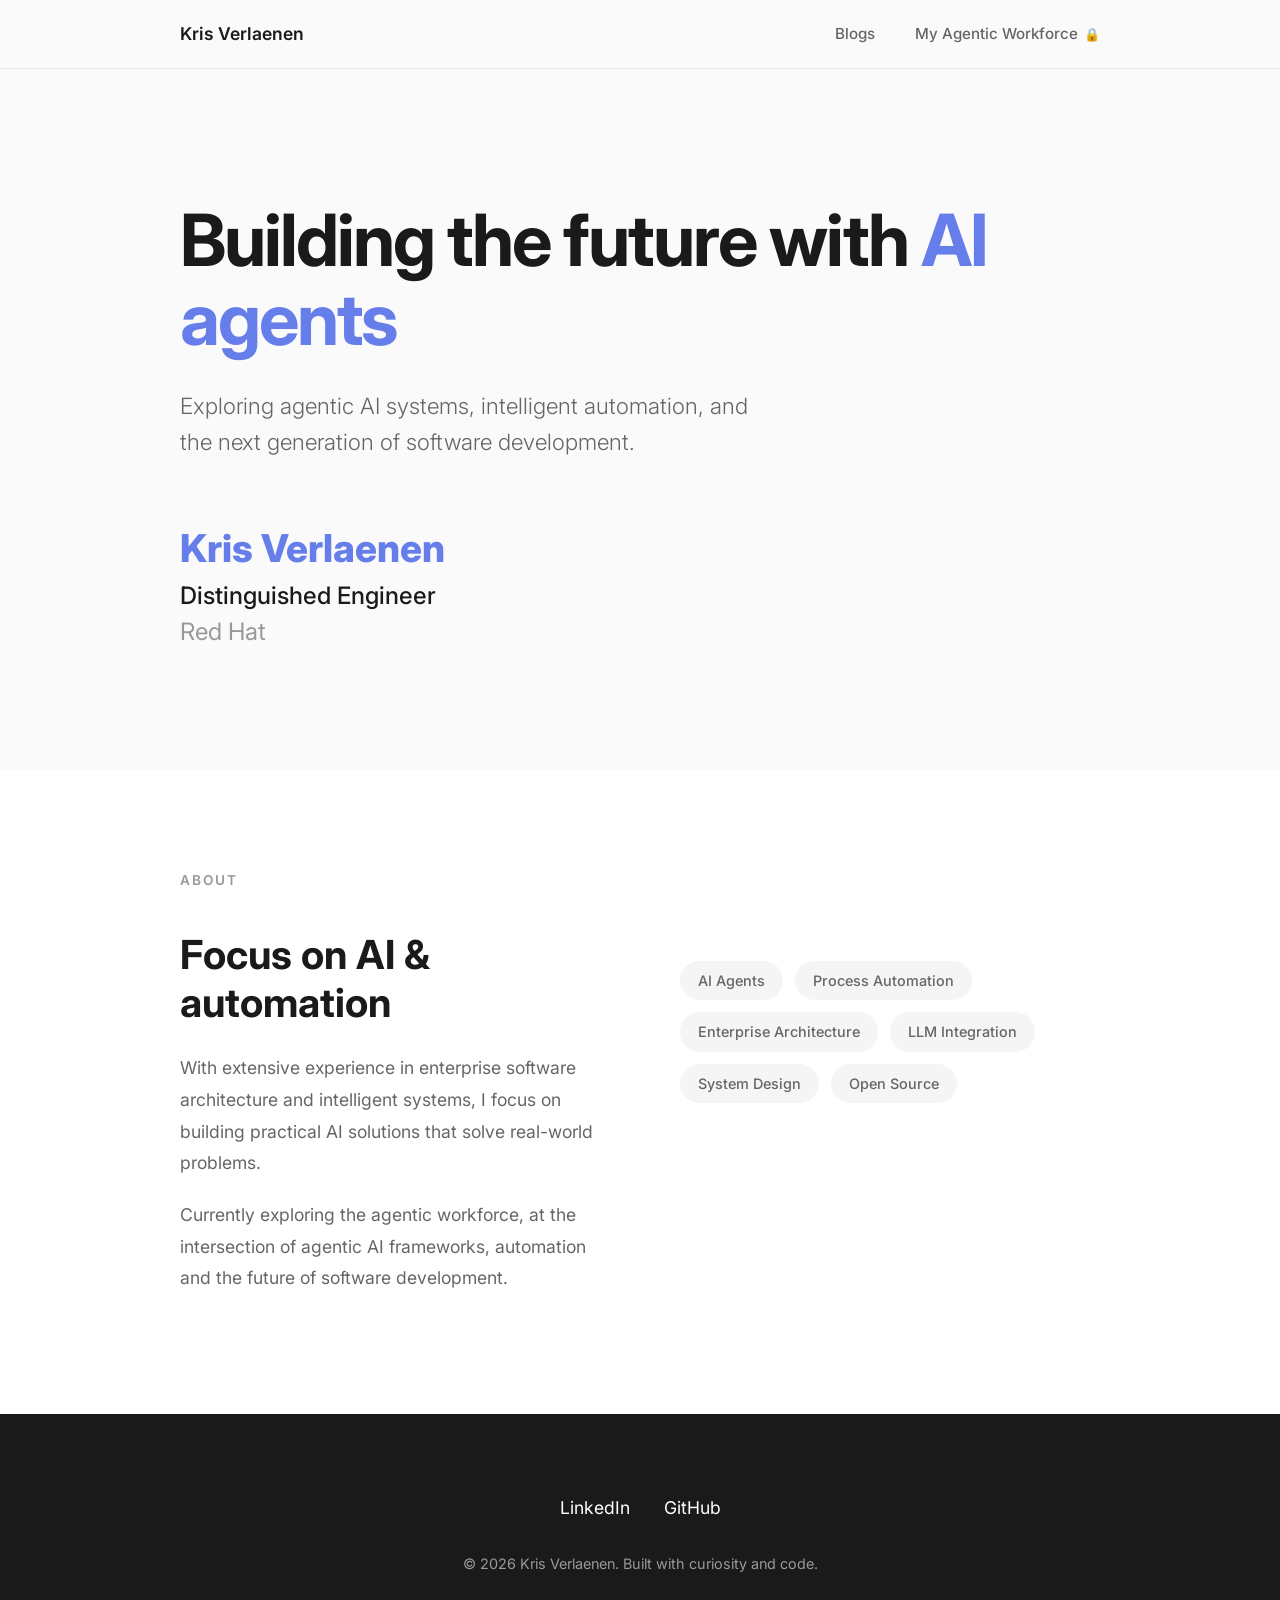
<file: index.html>
<!DOCTYPE html>
<html lang="en">
<head>
    <!-- Google tag (gtag.js) -->
    <script async src="https://www.googletagmanager.com/gtag/js?id=G-YCMBZG48DP"></script>
    <script>
      window.dataLayer = window.dataLayer || [];
      function gtag(){dataLayer.push(arguments);}
      gtag('js', new Date());

      gtag('config', 'G-YCMBZG48DP');
    </script>
    <meta charset="UTF-8">
    <meta name="viewport" content="width=device-width, initial-scale=1.0">
    <title>Kris Verlaenen</title>
    <meta name="description" content="Distinguished Engineer at Red Hat exploring agentic AI systems, intelligent automation, and the future of software development with autonomous AI agents.">

    <!-- Open Graph / Facebook -->
    <meta property="og:type" content="website">
    <meta property="og:url" content="https://krisv.github.io/">
    <meta property="og:title" content="Kris Verlaenen">
    <meta property="og:description" content="Distinguished Engineer at Red Hat exploring agentic AI systems, intelligent automation, and the future of software development with autonomous AI agents.">

    <!-- Twitter -->
    <meta name="twitter:card" content="summary_large_image">
    <meta name="twitter:url" content="https://krisv.github.io/">
    <meta name="twitter:title" content="Kris Verlaenen">
    <meta name="twitter:description" content="Distinguished Engineer at Red Hat exploring agentic AI systems, intelligent automation, and the future of software development with autonomous AI agents.">

    <!-- Canonical URL -->
    <link rel="canonical" href="https://krisv.github.io/">

    <!-- Preconnect for performance -->
    <link rel="preconnect" href="https://fonts.googleapis.com">
    <link rel="preconnect" href="https://fonts.gstatic.com" crossorigin>
    <link rel="preconnect" href="https://www.googletagmanager.com">

    <link href="https://fonts.googleapis.com/css2?family=Inter:wght@300;400;500;600;700&display=swap" rel="stylesheet">
    <style>
        * {
            margin: 0;
            padding: 0;
            box-sizing: border-box;
        }

        body {
            font-family: 'Inter', -apple-system, BlinkMacSystemFont, sans-serif;
            background: #fafafa;
            color: #1a1a1a;
            line-height: 1.6;
        }

        .container {
            max-width: 1000px;
            margin: 0 auto;
            padding: 0 40px;
        }

        /* Header */
        header {
            position: fixed;
            top: 0;
            left: 0;
            right: 0;
            background: rgba(250, 250, 250, 0.95);
            backdrop-filter: blur(10px);
            border-bottom: 1px solid #e5e5e5;
            z-index: 100;
        }

        .header-content {
            max-width: 1000px;
            margin: 0 auto;
            padding: 20px 40px;
            display: flex;
            justify-content: space-between;
            align-items: center;
        }

        .logo {
            font-size: 1.1em;
            font-weight: 600;
            color: #1a1a1a;
            text-decoration: none;
        }

        nav {
            display: flex;
            align-items: center;
        }

        nav a, .dropdown {
            margin-left: 40px;
        }

        nav a {
            text-decoration: none;
            color: #666;
            font-size: 0.95em;
            font-weight: 500;
            transition: color 0.3s;
            position: relative;
        }

        nav a:hover {
            color: #1a1a1a;
        }

        nav a::after {
            content: '';
            position: absolute;
            bottom: -4px;
            left: 0;
            width: 0;
            height: 2px;
            background: #1a1a1a;
            transition: width 0.3s;
        }

        nav a:hover::after {
            width: 100%;
        }

        /* Dropdown Menu */
        .dropdown {
            position: relative;
            display: inline-block;
        }

        .dropdown-toggle {
            text-decoration: none;
            color: #666;
            font-size: 0.95em;
            font-weight: 500;
            cursor: pointer;
            display: flex;
            align-items: center;
            gap: 6px;
            transition: color 0.3s;
        }

        .dropdown-toggle:hover {
            color: #1a1a1a;
        }


        .dropdown-content {
            display: none;
            position: absolute;
            top: 100%;
            right: 0;
            margin-top: 10px;
            background: white;
            min-width: 200px;
            box-shadow: 0 8px 20px rgba(0,0,0,0.1);
            border-radius: 8px;
            border: 1px solid #e5e5e5;
            padding: 10px 0;
            z-index: 1000;
        }

        .dropdown-content.show {
            display: block;
        }

        .dropdown-content a {
            color: #666;
            padding: 12px 20px;
            text-decoration: none;
            display: block;
            margin: 0;
            font-size: 0.9em;
            transition: background 0.2s;
        }

        .dropdown-content a:hover {
            background: #f5f5f5;
            color: #1a1a1a;
        }

        .dropdown-content a::after {
            display: none;
        }

        .lock-icon {
            font-size: 0.85em;
        }

        /* Hero Section */
        .hero {
            padding: 200px 0 120px;
        }

        .hero h1 {
            font-size: 4.5em;
            font-weight: 700;
            line-height: 1.1;
            margin-bottom: 30px;
            letter-spacing: -2px;
        }

        .hero .highlight {
            color: #667eea;
        }

        .hero p {
            font-size: 1.4em;
            color: #666;
            max-width: 600px;
            margin-bottom: 50px;
            font-weight: 300;
        }

        .hero .author-info {
            font-size: 1.5em;
            color: #999;
            margin-top: 60px;
            font-weight: 400;
            line-height: 1.5;
        }

        .hero .author-info .name {
            color: #667eea;
            font-weight: 800;
            display: block;
            font-size: 1.6em;           
        }

        .hero .author-info .title {
            color: #1a1a1a;
            font-weight: 500;
            display: block;
        }

        .hero .author-info .company {
            color: #999;
            font-weight: 400;
            display: block;
        }

        .cta-buttons {
            display: flex;
            gap: 20px;
        }

        .btn {
            padding: 16px 40px;
            text-decoration: none;
            border-radius: 8px;
            font-weight: 600;
            font-size: 1em;
            transition: all 0.3s;
            display: inline-block;
        }

        .btn-primary {
            background: #1a1a1a;
            color: white;
        }

        .btn-primary:hover {
            background: #333;
            transform: translateY(-2px);
            box-shadow: 0 8px 20px rgba(0,0,0,0.15);
        }

        .btn-secondary {
            background: transparent;
            color: #1a1a1a;
            border: 2px solid #1a1a1a;
        }

        .btn-secondary:hover {
            background: #1a1a1a;
            color: white;
            transform: translateY(-2px);
        }

        /* About Section */
        .about {
            padding: 100px 0;
            background: white;
        }

        .section-title {
            font-size: 0.85em;
            text-transform: uppercase;
            letter-spacing: 2px;
            color: #999;
            margin-bottom: 40px;
            font-weight: 600;
        }

        .about-content {
            display: grid;
            grid-template-columns: 1fr 1fr;
            gap: 80px;
            align-items: start;
        }

        .about-text h2 {
            font-size: 2.5em;
            margin-bottom: 25px;
            font-weight: 700;
            line-height: 1.2;
        }

        .about-text p {
            font-size: 1.1em;
            color: #666;
            margin-bottom: 20px;
            line-height: 1.8;
        }

        .skills {
            display: flex;
            flex-wrap: wrap;
            gap: 12px;
            margin-top: 30px;
        }

        .skill-tag {
            padding: 8px 18px;
            background: #f5f5f5;
            border-radius: 20px;
            font-size: 0.9em;
            color: #666;
            font-weight: 500;
        }

        /* Projects Section */
        .projects {
            padding: 100px 0;
        }

        .project-grid {
            display: grid;
            grid-template-columns: 1fr 1fr;
            gap: 30px;
            margin-top: 50px;
        }

        .project-card {
            background: white;
            padding: 40px;
            border-radius: 12px;
            border: 1px solid #e5e5e5;
            transition: all 0.3s;
            text-decoration: none;
            color: inherit;
            display: block;
        }

        .project-card:hover {
            border-color: #667eea;
            transform: translateY(-4px);
            box-shadow: 0 12px 30px rgba(102, 126, 234, 0.15);
        }

        .project-icon {
            font-size: 2.5em;
            margin-bottom: 20px;
        }

        .project-card h3 {
            font-size: 1.5em;
            margin-bottom: 15px;
            font-weight: 600;
        }

        .project-card p {
            color: #666;
            font-size: 1em;
            line-height: 1.6;
        }

        .project-arrow {
            margin-top: 20px;
            color: #667eea;
            font-weight: 600;
            display: flex;
            align-items: center;
            gap: 8px;
        }

        /* Footer */
        footer {
            padding: 80px 0 40px;
            background: #1a1a1a;
            color: white;
            text-align: center;
        }

        footer p {
            color: #999;
            font-size: 0.9em;
        }

        .social-links {
            margin-bottom: 30px;
        }

        .social-links a {
            color: white;
            margin: 0 15px;
            text-decoration: none;
            font-size: 1.1em;
            transition: color 0.3s;
        }

        .social-links a:hover {
            color: #667eea;
        }

        @media (max-width: 768px) {
            .hero h1 {
                font-size: 2.8em;
            }

            .hero p {
                font-size: 1.1em;
            }

            .about-content {
                grid-template-columns: 1fr;
                gap: 40px;
            }

            .project-grid {
                grid-template-columns: 1fr;
            }

            .cta-buttons {
                flex-direction: column;
            }

            nav a {
                margin-left: 20px;
            }

            .container, .header-content {
                padding-left: 20px;
                padding-right: 20px;
            }
        }
    </style>

    <script src="blog/blog-template.js"></script>

    <!-- Structured Data -->
    <script type="application/ld+json">
    {
      "@context": "https://schema.org",
      "@type": "Person",
      "name": "Kris Verlaenen",
      "jobTitle": "Distinguished Engineer",
      "worksFor": {
        "@type": "Organization",
        "name": "Red Hat"
      },
      "url": "https://krisv.github.io/",
      "sameAs": [
        "https://www.linkedin.com/in/krisverlaenen/",
        "https://github.com/krisv"
      ],
      "knowsAbout": ["AI Agents", "Process Automation", "Enterprise Architecture", "LLM Integration", "System Design", "Open Source"]
    }
    </script>
</head>
<body>
    <!-- Header injected by blog-template.js -->

    <section class="hero">
        <div class="container">
            <h1>Building the future with <span class="highlight">AI agents</span></h1>
            <p>Exploring agentic AI systems, intelligent automation, and the next generation of software development.</p>
            <div class="author-info">
                <span class="name">Kris Verlaenen</span>
                <span class="title">Distinguished Engineer</span>
                <span class="company">Red Hat</span>
            </div>
        </div>
    </section>

    <section class="about">
        <div class="container">
            <div class="section-title">About</div>
            <div class="about-content">
                <div class="about-text">
                    <h2>Focus on AI & automation</h2>
                    <p>With extensive experience in enterprise software architecture and intelligent systems, I focus on building practical AI solutions that solve real-world problems.</p>
                    <p>Currently exploring the agentic workforce, at the intersection of agentic AI frameworks, automation and the future of software development.</p>
                </div>
                <div>
                    <div class="skills">
                        <span class="skill-tag">AI Agents</span>
                        <span class="skill-tag">Process Automation</span>
                        <span class="skill-tag">Enterprise Architecture</span>
                        <span class="skill-tag">LLM Integration</span>
                        <span class="skill-tag">System Design</span>
                        <span class="skill-tag">Open Source</span>
                    </div>
                </div>
            </div>
        </div>
    </section>

    <footer>
        <div class="container">
            <div class="social-links">
                <a href="https://www.linkedin.com/in/krisverlaenen/" target="_blank">LinkedIn</a>
                <a href="https://github.com/krisv" target="_blank">GitHub</a>
            </div>
            <p>&copy; 2026 Kris Verlaenen. Built with curiosity and code.</p>
        </div>
    </footer>

    <script>
        // Initialize home page with dynamic header
        initHomePage();
    </script>
</body>
</html>
</file>
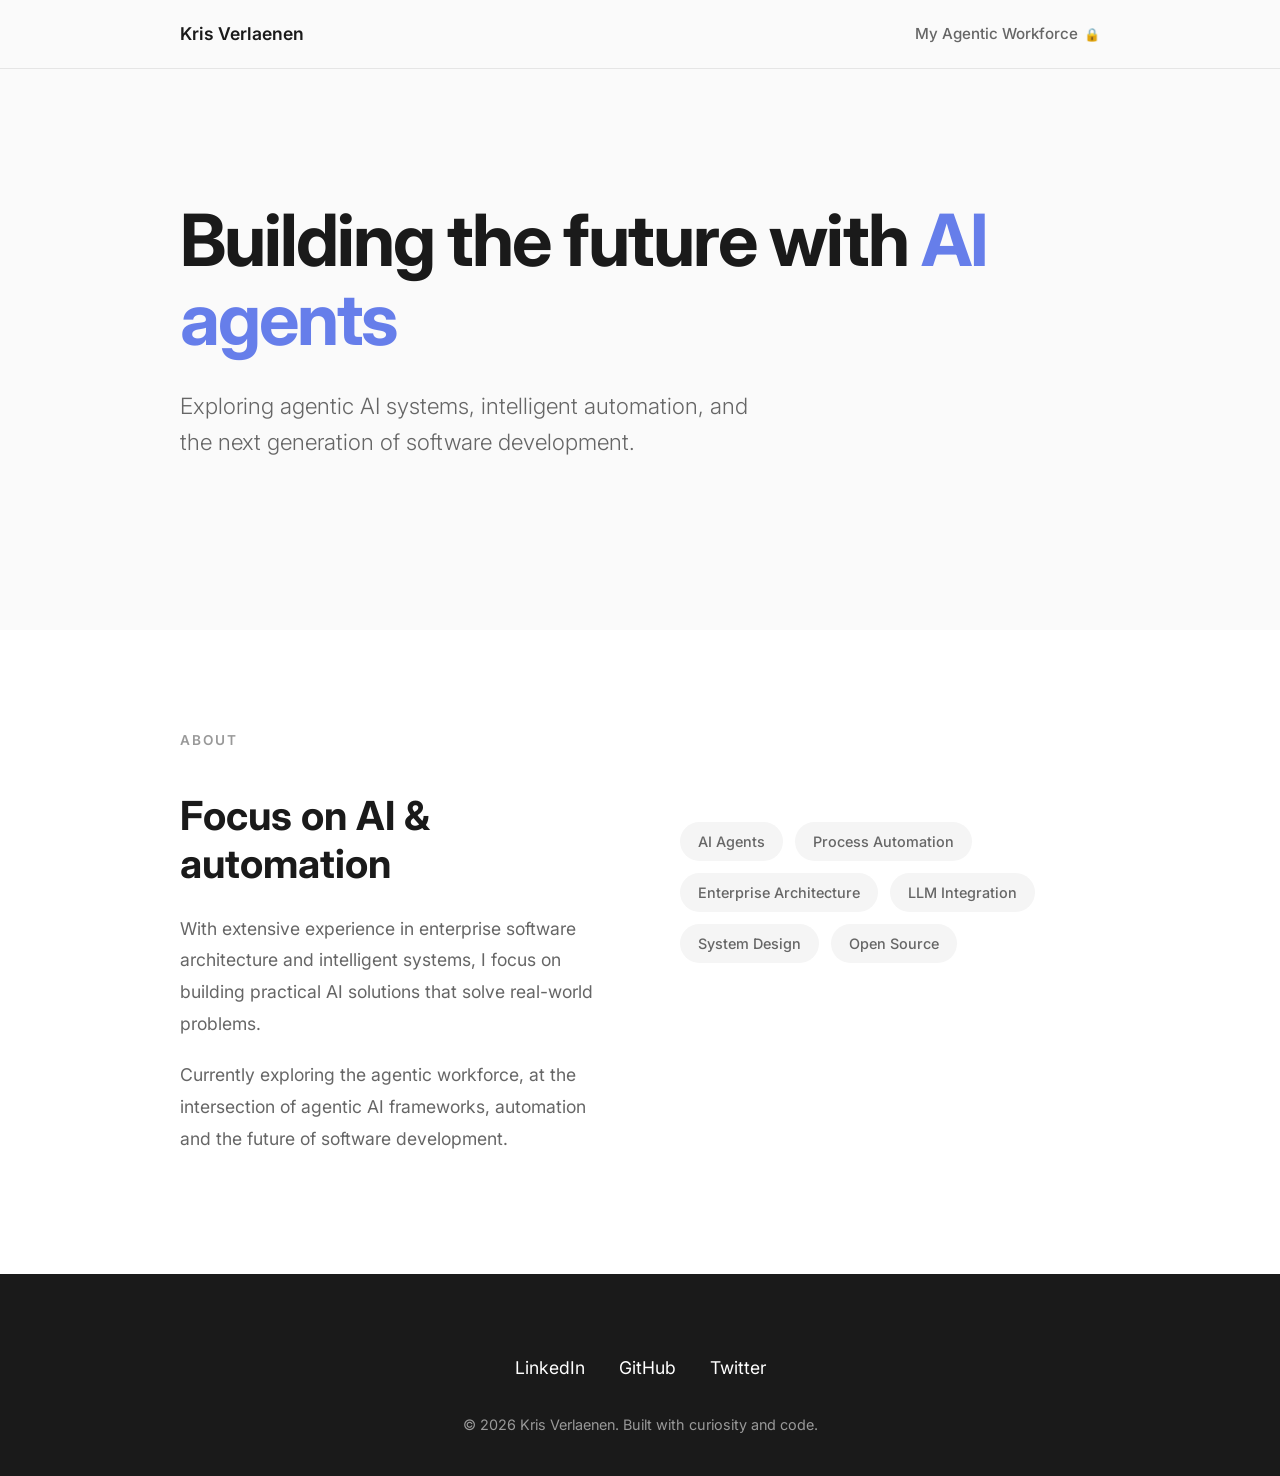
<file: home.html>
<!DOCTYPE html>
<html lang="en">
<head>
    <meta charset="UTF-8">
    <meta name="viewport" content="width=device-width, initial-scale=1.0">
    <title>Kris Verlaenen</title>
    <link href="https://fonts.googleapis.com/css2?family=Inter:wght@300;400;500;600;700&display=swap" rel="stylesheet">
    <style>
        * {
            margin: 0;
            padding: 0;
            box-sizing: border-box;
        }

        body {
            font-family: 'Inter', -apple-system, BlinkMacSystemFont, sans-serif;
            background: #fafafa;
            color: #1a1a1a;
            line-height: 1.6;
        }

        .container {
            max-width: 1000px;
            margin: 0 auto;
            padding: 0 40px;
        }

        /* Header */
        header {
            position: fixed;
            top: 0;
            left: 0;
            right: 0;
            background: rgba(250, 250, 250, 0.95);
            backdrop-filter: blur(10px);
            border-bottom: 1px solid #e5e5e5;
            z-index: 100;
        }

        .header-content {
            max-width: 1000px;
            margin: 0 auto;
            padding: 20px 40px;
            display: flex;
            justify-content: space-between;
            align-items: center;
        }

        .logo {
            font-size: 1.1em;
            font-weight: 600;
            color: #1a1a1a;
            text-decoration: none;
        }

        nav a {
            margin-left: 40px;
            text-decoration: none;
            color: #666;
            font-size: 0.95em;
            font-weight: 500;
            transition: color 0.3s;
            position: relative;
        }

        nav a:hover {
            color: #1a1a1a;
        }

        nav a::after {
            content: '';
            position: absolute;
            bottom: -4px;
            left: 0;
            width: 0;
            height: 2px;
            background: #1a1a1a;
            transition: width 0.3s;
        }

        nav a:hover::after {
            width: 100%;
        }

        /* Dropdown Menu */
        .dropdown {
            position: relative;
            display: inline-block;
            margin-left: 40px;
        }

        .dropdown-toggle {
            text-decoration: none;
            color: #666;
            font-size: 0.95em;
            font-weight: 500;
            cursor: pointer;
            display: flex;
            align-items: center;
            gap: 6px;
            transition: color 0.3s;
        }

        .dropdown-toggle:hover {
            color: #1a1a1a;
        }

        .lock-icon {
            font-size: 0.85em;
        }

        .dropdown-content {
            display: none;
            position: absolute;
            top: 100%;
            right: 0;
            margin-top: 10px;
            background: white;
            min-width: 200px;
            box-shadow: 0 8px 20px rgba(0,0,0,0.1);
            border-radius: 8px;
            border: 1px solid #e5e5e5;
            padding: 10px 0;
            z-index: 1000;
        }

        .dropdown-content.show {
            display: block;
        }

        .dropdown-content a {
            color: #666;
            padding: 12px 20px;
            text-decoration: none;
            display: block;
            margin: 0;
            font-size: 0.9em;
            transition: background 0.2s;
        }

        .dropdown-content a:hover {
            background: #f5f5f5;
            color: #1a1a1a;
        }

        .dropdown-content a::after {
            display: none;
        }

        /* Hero Section */
        .hero {
            padding: 200px 0 120px;
        }

        .hero h1 {
            font-size: 4.5em;
            font-weight: 700;
            line-height: 1.1;
            margin-bottom: 30px;
            letter-spacing: -2px;
        }

        .hero .highlight {
            color: #667eea;
        }

        .hero p {
            font-size: 1.4em;
            color: #666;
            max-width: 600px;
            margin-bottom: 50px;
            font-weight: 300;
        }

        .cta-buttons {
            display: flex;
            gap: 20px;
        }

        .btn {
            padding: 16px 40px;
            text-decoration: none;
            border-radius: 8px;
            font-weight: 600;
            font-size: 1em;
            transition: all 0.3s;
            display: inline-block;
        }

        .btn-primary {
            background: #1a1a1a;
            color: white;
        }

        .btn-primary:hover {
            background: #333;
            transform: translateY(-2px);
            box-shadow: 0 8px 20px rgba(0,0,0,0.15);
        }

        .btn-secondary {
            background: transparent;
            color: #1a1a1a;
            border: 2px solid #1a1a1a;
        }

        .btn-secondary:hover {
            background: #1a1a1a;
            color: white;
            transform: translateY(-2px);
        }

        /* About Section */
        .about {
            padding: 100px 0;
            background: white;
        }

        .section-title {
            font-size: 0.85em;
            text-transform: uppercase;
            letter-spacing: 2px;
            color: #999;
            margin-bottom: 40px;
            font-weight: 600;
        }

        .about-content {
            display: grid;
            grid-template-columns: 1fr 1fr;
            gap: 80px;
            align-items: start;
        }

        .about-text h2 {
            font-size: 2.5em;
            margin-bottom: 25px;
            font-weight: 700;
            line-height: 1.2;
        }

        .about-text p {
            font-size: 1.1em;
            color: #666;
            margin-bottom: 20px;
            line-height: 1.8;
        }

        .skills {
            display: flex;
            flex-wrap: wrap;
            gap: 12px;
            margin-top: 30px;
        }

        .skill-tag {
            padding: 8px 18px;
            background: #f5f5f5;
            border-radius: 20px;
            font-size: 0.9em;
            color: #666;
            font-weight: 500;
        }

        /* Projects Section */
        .projects {
            padding: 100px 0;
        }

        .project-grid {
            display: grid;
            grid-template-columns: 1fr 1fr;
            gap: 30px;
            margin-top: 50px;
        }

        .project-card {
            background: white;
            padding: 40px;
            border-radius: 12px;
            border: 1px solid #e5e5e5;
            transition: all 0.3s;
            text-decoration: none;
            color: inherit;
            display: block;
        }

        .project-card:hover {
            border-color: #667eea;
            transform: translateY(-4px);
            box-shadow: 0 12px 30px rgba(102, 126, 234, 0.15);
        }

        .project-icon {
            font-size: 2.5em;
            margin-bottom: 20px;
        }

        .project-card h3 {
            font-size: 1.5em;
            margin-bottom: 15px;
            font-weight: 600;
        }

        .project-card p {
            color: #666;
            font-size: 1em;
            line-height: 1.6;
        }

        .project-arrow {
            margin-top: 20px;
            color: #667eea;
            font-weight: 600;
            display: flex;
            align-items: center;
            gap: 8px;
        }

        /* Footer */
        footer {
            padding: 80px 0 40px;
            background: #1a1a1a;
            color: white;
            text-align: center;
        }

        footer p {
            color: #999;
            font-size: 0.9em;
        }

        .social-links {
            margin-bottom: 30px;
        }

        .social-links a {
            color: white;
            margin: 0 15px;
            text-decoration: none;
            font-size: 1.1em;
            transition: color 0.3s;
        }

        .social-links a:hover {
            color: #667eea;
        }

        @media (max-width: 768px) {
            .hero h1 {
                font-size: 2.8em;
            }

            .hero p {
                font-size: 1.1em;
            }

            .about-content {
                grid-template-columns: 1fr;
                gap: 40px;
            }

            .project-grid {
                grid-template-columns: 1fr;
            }

            .cta-buttons {
                flex-direction: column;
            }

            nav a {
                margin-left: 20px;
            }

            .container, .header-content {
                padding-left: 20px;
                padding-right: 20px;
            }
        }
    </style>
</head>
<body>
    <header>
        <div class="header-content">
            <a href="/" class="logo">Kris Verlaenen</a>
            <nav>
                <div class="dropdown">
                    <div class="dropdown-toggle" onclick="toggleDropdown()">
                        My Agentic Workforce
                        <span class="lock-icon">🔒</span>
                    </div>
                    <div class="dropdown-content" id="dropdownMenu">
                        <a href="#">Coming soon ...</a>
                    </div>
                </div>
            </nav>
        </div>
    </header>

    <section class="hero">
        <div class="container">
            <h1>Building the future with <span class="highlight">AI agents</span></h1>
            <p>Exploring agentic AI systems, intelligent automation, and the next generation of software development.</p>
        </div>
    </section>

    <section class="about">
        <div class="container">
            <div class="section-title">About</div>
            <div class="about-content">
                <div class="about-text">
                    <h2>Focus on AI & automation</h2>
                    <p>With extensive experience in enterprise software architecture and intelligent systems, I focus on building practical AI solutions that solve real-world problems.</p>
                    <p>Currently exploring the agentic workforce, at the intersection of agentic AI frameworks, automation and the future of software development.</p>
                </div>
                <div>
                    <div class="skills">
                        <span class="skill-tag">AI Agents</span>
                        <span class="skill-tag">Process Automation</span>
                        <span class="skill-tag">Enterprise Architecture</span>
                        <span class="skill-tag">LLM Integration</span>
                        <span class="skill-tag">System Design</span>
                        <span class="skill-tag">Open Source</span>
                    </div>
                </div>
            </div>
        </div>
    </section>

    <footer>
        <div class="container">
            <div class="social-links">
                <a href="https://www.linkedin.com/in/krisverlaenen/" target="_blank">LinkedIn</a>
                <a href="https://github.com/krisverlaenen" target="_blank">GitHub</a>
                <a href="https://twitter.com/krisverlaenen" target="_blank">Twitter</a>
            </div>
            <p>&copy; 2026 Kris Verlaenen. Built with curiosity and code.</p>
        </div>
    </footer>

    <script>
        function toggleDropdown() {
            document.getElementById("dropdownMenu").classList.toggle("show");
        }

        // Close dropdown when clicking outside
        window.onclick = function(event) {
            if (!event.target.matches('.dropdown-toggle') && !event.target.matches('.lock-icon')) {
                var dropdowns = document.getElementsByClassName("dropdown-content");
                for (var i = 0; i < dropdowns.length; i++) {
                    var openDropdown = dropdowns[i];
                    if (openDropdown.classList.contains('show')) {
                        openDropdown.classList.remove('show');
                    }
                }
            }
        }
    </script>
</body>
</html>
</file>
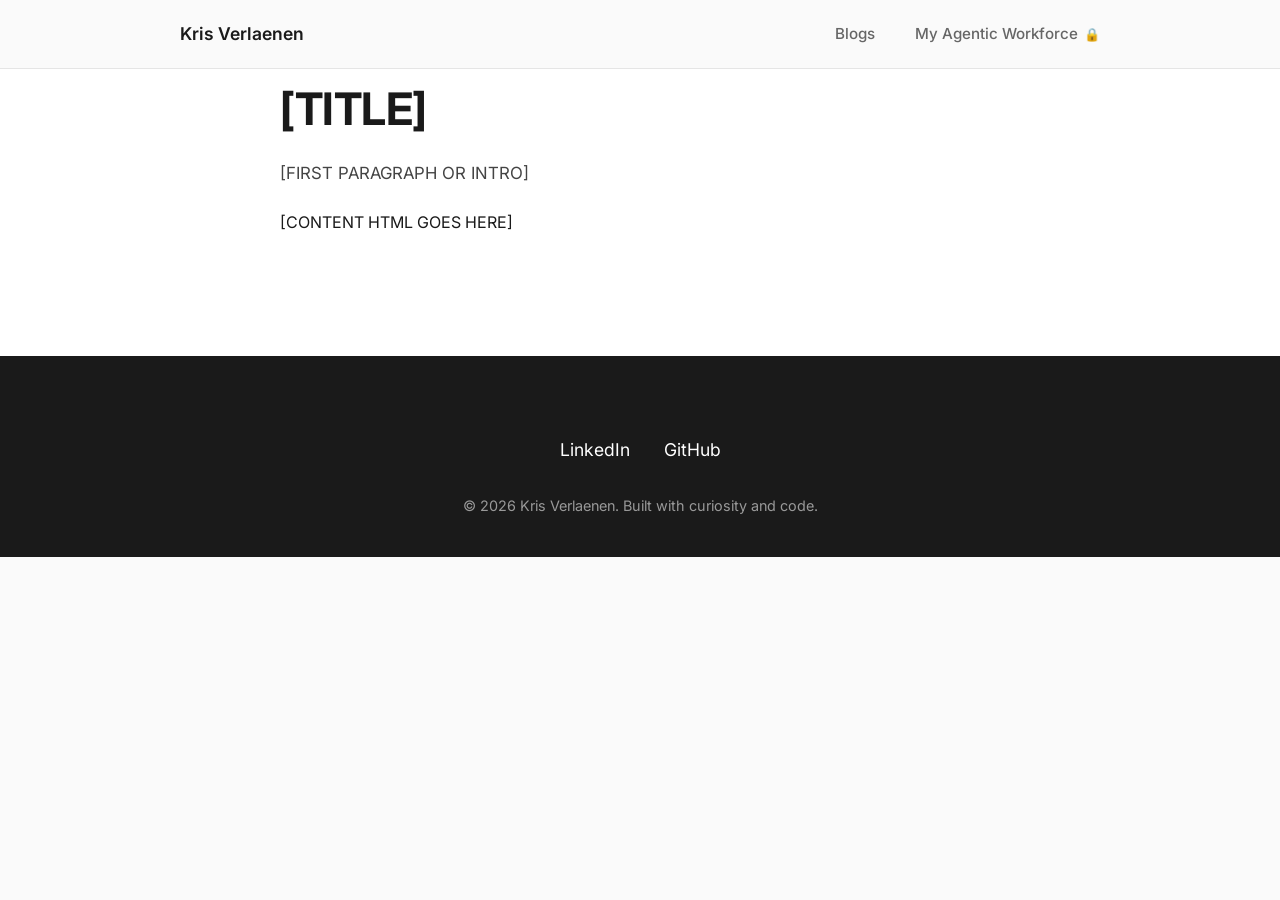
<file: blog/blog-content-template.html>
<!DOCTYPE html>
<html lang="en">
<head>
    <!-- Google tag (gtag.js) -->
    <script async src="https://www.googletagmanager.com/gtag/js?id=G-YCMBZG48DP"></script>
    <script>
      window.dataLayer = window.dataLayer || [];
      function gtag(){dataLayer.push(arguments);}
      gtag('js', new Date());

      gtag('config', 'G-YCMBZG48DP');
    </script>
    <meta charset="UTF-8">
    <meta name="viewport" content="width=device-width, initial-scale=1.0">
    <title>[TITLE]</title>
    <meta name="description" content="[DESCRIPTION]">

    <!-- Open Graph / Facebook -->
    <meta property="og:type" content="article">
    <meta property="og:url" content="https://krisv.github.io/blog/[SLUG].html">
    <meta property="og:title" content="[TITLE]">
    <meta property="og:description" content="[DESCRIPTION]">

    <!-- Twitter -->
    <meta name="twitter:card" content="summary">
    <meta name="twitter:url" content="https://krisv.github.io/blog/[SLUG].html">
    <meta name="twitter:title" content="[TITLE]">
    <meta name="twitter:description" content="[DESCRIPTION]">

    <!-- Canonical URL -->
    <link rel="canonical" href="https://krisv.github.io/blog/[SLUG].html">

    <!-- Preconnect for performance -->
    <link rel="preconnect" href="https://fonts.googleapis.com">
    <link rel="preconnect" href="https://fonts.gstatic.com" crossorigin>
    <link rel="preconnect" href="https://www.googletagmanager.com">

    <link href="https://fonts.googleapis.com/css2?family=Inter:wght@300;400;500;600;700&display=swap" rel="stylesheet">
    <link rel="stylesheet" href="blog-styles.css">

    <!-- Structured Data -->
    <script type="application/ld+json">
    {
      "@context": "https://schema.org",
      "@type": "BlogPosting",
      "headline": "[TITLE]",
      "author": {
        "@type": "Person",
        "name": "Kris Verlaenen",
        "url": "https://krisv.github.io/"
      },
      "datePublished": "[YYYY-MM-DD]",
      "dateModified": "[YYYY-MM-DD]",
      "description": "[DESCRIPTION]",
      "publisher": {
        "@type": "Person",
        "name": "Kris Verlaenen"
      },
      "mainEntityOfPage": {
        "@type": "WebPage",
        "@id": "https://krisv.github.io/blog/[SLUG].html"
      }
    }
    </script>
</head>
<body>
    <!-- Header and footer injected by blog-template.js -->

    <section class="blog-content">
        <div class="container">
            <h1>[TITLE]</h1>

            <p class="blog-intro">[FIRST PARAGRAPH OR INTRO]</p>

            <!-- BLOG CONTENT STARTS HERE -->

            [CONTENT HTML GOES HERE]

            <!-- BLOG CONTENT ENDS HERE -->

        </div>
    </section>

    <script src="blog-template.js"></script>
    <script>
        // For standalone blog (no series navigation)
        initStandaloneBlog();

        // For series blog, use:
        // initBlogPage(1);  // where 1 is the part number
    </script>
</body>
</html>
</file>
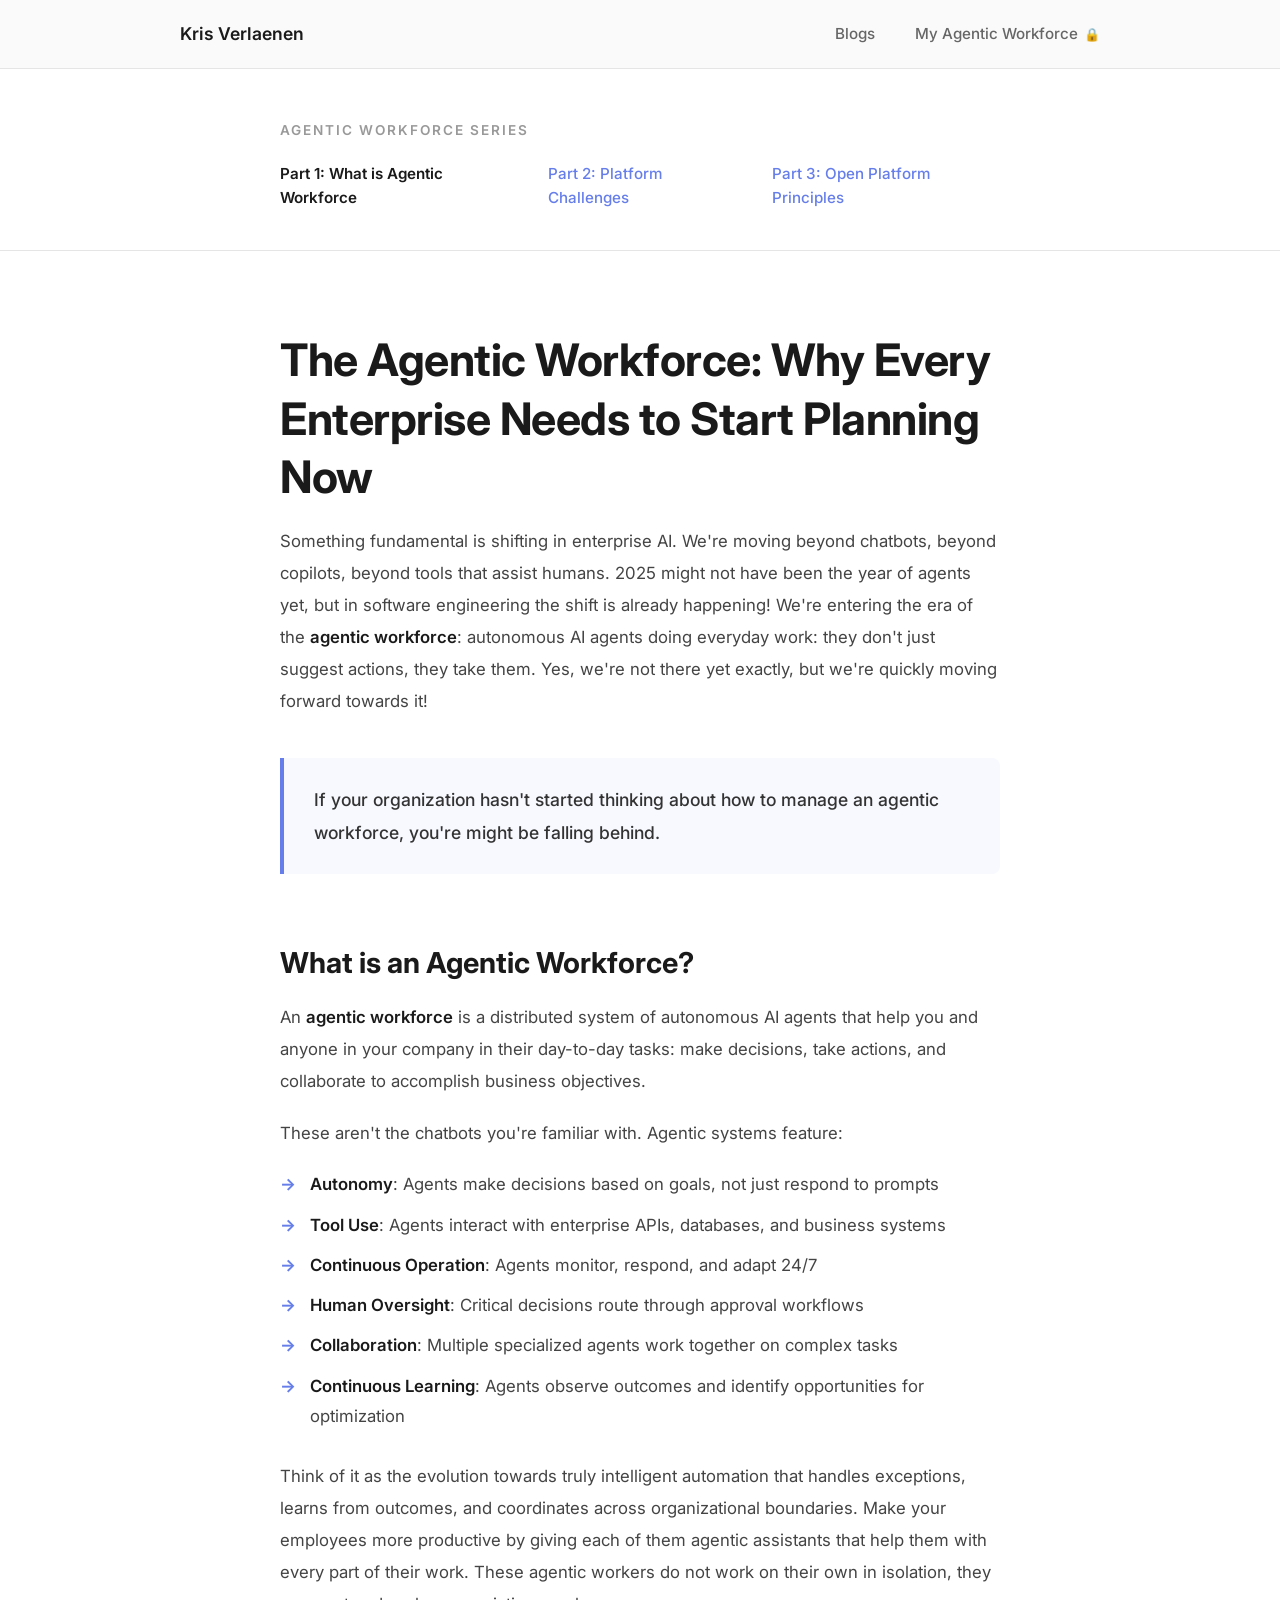
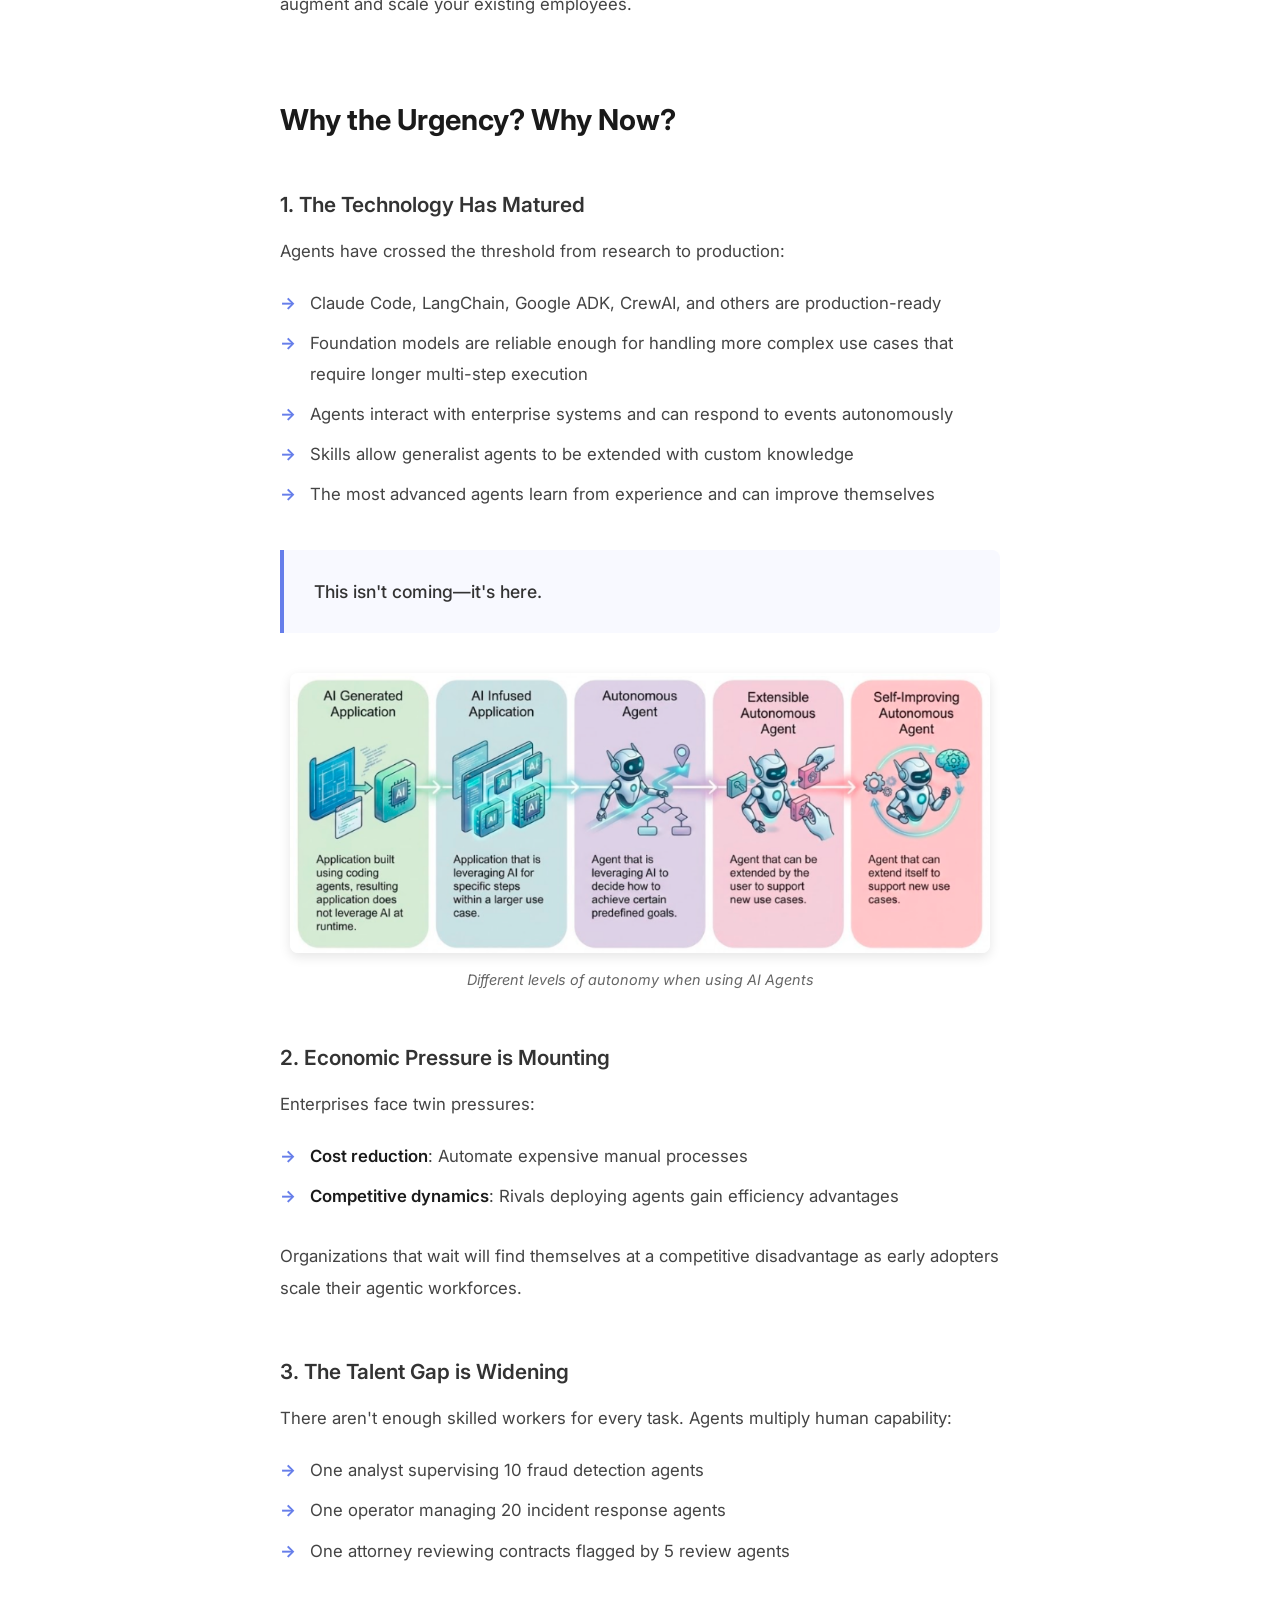
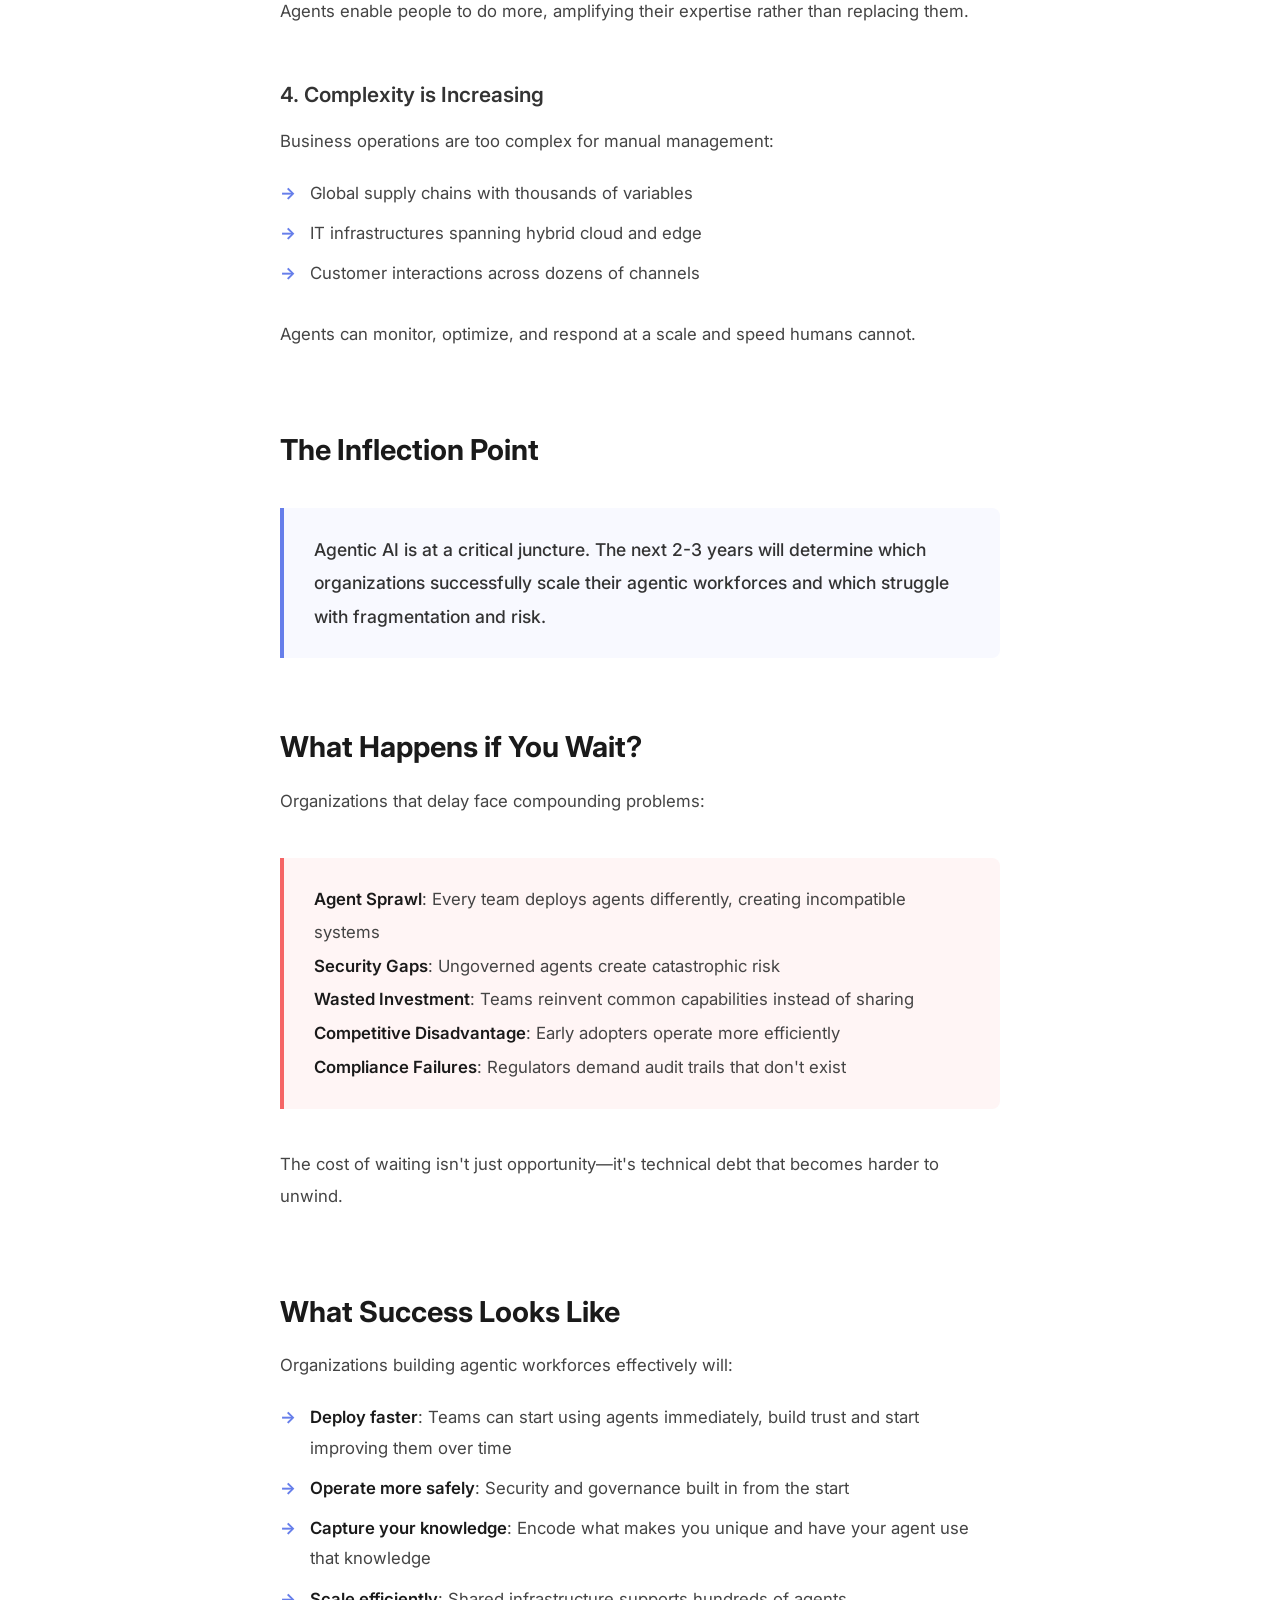
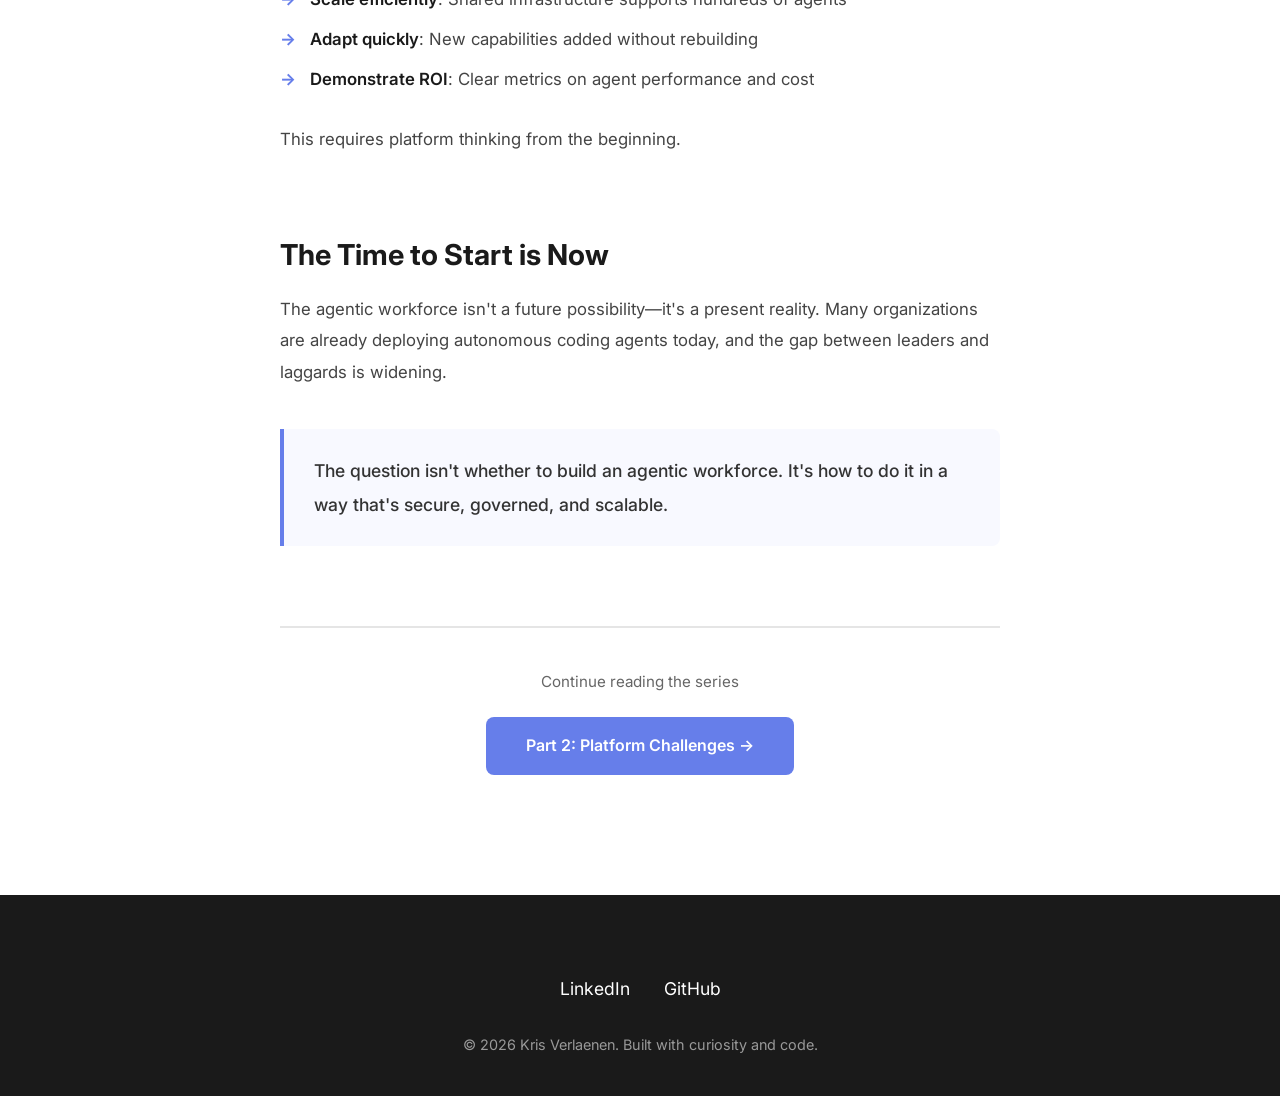
<file: blog/part-1-what-is-agentic-workforce.html>
<!DOCTYPE html>
<html lang="en">
<head>
    <!-- Google tag (gtag.js) -->
    <script async src="https://www.googletagmanager.com/gtag/js?id=G-YCMBZG48DP"></script>
    <script>
      window.dataLayer = window.dataLayer || [];
      function gtag(){dataLayer.push(arguments);}
      gtag('js', new Date());

      gtag('config', 'G-YCMBZG48DP');
    </script>
    <meta charset="UTF-8">
    <meta name="viewport" content="width=device-width, initial-scale=1.0">
    <title>The Agentic Workforce</title>
    <meta name="description" content="Why every enterprise needs to start planning for an agentic workforce now. Discover how autonomous AI agents are transforming business operations and software development.">

    <!-- Open Graph / Facebook -->
    <meta property="og:type" content="article">
    <meta property="og:url" content="https://krisv.github.io/blog/part-1-what-is-agentic-workforce.html">
    <meta property="og:title" content="The Agentic Workforce: Why Every Enterprise Needs to Start Planning Now">
    <meta property="og:description" content="Why every enterprise needs to start planning for an agentic workforce now. Discover how autonomous AI agents are transforming business operations and software development.">

    <!-- Twitter -->
    <meta name="twitter:card" content="summary_large_image">
    <meta name="twitter:url" content="https://krisv.github.io/blog/part-1-what-is-agentic-workforce.html">
    <meta name="twitter:title" content="The Agentic Workforce: Why Every Enterprise Needs to Start Planning Now">
    <meta name="twitter:description" content="Why every enterprise needs to start planning for an agentic workforce now. Discover how autonomous AI agents are transforming business operations and software development.">

    <!-- Canonical URL -->
    <link rel="canonical" href="https://krisv.github.io/blog/part-1-what-is-agentic-workforce.html">

    <!-- Preconnect for performance -->
    <link rel="preconnect" href="https://fonts.googleapis.com">
    <link rel="preconnect" href="https://fonts.gstatic.com" crossorigin>
    <link rel="preconnect" href="https://www.googletagmanager.com">

    <link href="https://fonts.googleapis.com/css2?family=Inter:wght@300;400;500;600;700&display=swap" rel="stylesheet">
    <link rel="stylesheet" href="blog-styles.css">

    <!-- Structured Data -->
    <script type="application/ld+json">
    {
      "@context": "https://schema.org",
      "@type": "BlogPosting",
      "headline": "The Agentic Workforce: Why Every Enterprise Needs to Start Planning Now",
      "author": {
        "@type": "Person",
        "name": "Kris Verlaenen",
        "url": "https://krisv.github.io/"
      },
      "datePublished": "2026-03-23",
      "dateModified": "2026-03-23",
      "description": "Why every enterprise needs to start planning for an agentic workforce now. Discover how autonomous AI agents are transforming business operations and software development.",
      "image": "https://krisv.github.io/blog/images/autonomous-agents.png",
      "publisher": {
        "@type": "Person",
        "name": "Kris Verlaenen"
      },
      "mainEntityOfPage": {
        "@type": "WebPage",
        "@id": "https://krisv.github.io/blog/part-1-what-is-agentic-workforce.html"
      }
    }
    </script>
</head>
<body>
    <section class="blog-content">
        <div class="container">
            <h1>The Agentic Workforce: Why Every Enterprise Needs to Start Planning Now</h1>

            <p class="blog-intro">Something fundamental is shifting in enterprise AI. We're moving beyond chatbots, beyond copilots, beyond tools that assist humans. 2025 might not have been the year of agents yet, but in software engineering the shift is already happening!  We're entering the era of the <strong>agentic workforce</strong>: autonomous AI agents doing everyday work: they don't just suggest actions, they take them.  Yes, we're not there yet exactly, but we're quickly moving forward towards it!</p>

            <div class="highlight-box">
                <p>If your organization hasn't started thinking about how to manage an agentic workforce, you're might be falling behind.</p>
            </div>

            <h2>What is an Agentic Workforce?</h2>
            <p>An <strong>agentic workforce</strong> is a distributed system of autonomous AI agents that help you and anyone in your company in their day-to-day tasks: make decisions, take actions, and collaborate to accomplish business objectives.</p>
            <p>These aren't the chatbots you're familiar with. Agentic systems feature:</p>
            <ul>
                <li><strong>Autonomy</strong>: Agents make decisions based on goals, not just respond to prompts</li>
                <li><strong>Tool Use</strong>: Agents interact with enterprise APIs, databases, and business systems</li>
                <li><strong>Continuous Operation</strong>: Agents monitor, respond, and adapt 24/7</li>
                <li><strong>Human Oversight</strong>: Critical decisions route through approval workflows</li>
                <li><strong>Collaboration</strong>: Multiple specialized agents work together on complex tasks</li>
                <li><strong>Continuous Learning</strong>: Agents observe outcomes and identify opportunities for optimization</li>
            </ul>
            <p>Think of it as the evolution towards truly intelligent automation that handles exceptions, learns from outcomes, and coordinates across organizational boundaries. Make your employees more productive by giving each of them agentic assistants that help them with every part of their work. These agentic workers do not work on their own in isolation, they augment and scale your existing employees.</p>

            <div class="section-break"></div>

            <h2>Why the Urgency? Why Now?</h2>

            <h3>1. The Technology Has Matured</h3>
            <p>Agents have crossed the threshold from research to production:</p>
            <ul>
                <li>Claude Code, LangChain, Google ADK, CrewAI, and others are production-ready</li>
                <li>Foundation models are reliable enough for handling more complex use cases that require longer multi-step execution</li>
                <li>Agents interact with enterprise systems and can respond to events autonomously</li>
                <li>Skills allow generalist agents to be extended with custom knowledge</li>
                <li>The most advanced agents learn from experience and can improve themselves</li>
            </ul>
            <div class="highlight-box">
                <p>This isn't coming—it's here.</p>
            </div>

            <figure class="blog-figure">
                <img src="images/autonomous-agents.png" alt="Autonomous Agents Architecture" class="blog-image">
                <figcaption>Different levels of autonomy when using AI Agents</figcaption>
            </figure>

            <h3>2. Economic Pressure is Mounting</h3>
            <p>Enterprises face twin pressures:</p>
            <ul>
                <li><strong>Cost reduction</strong>: Automate expensive manual processes</li>
                <li><strong>Competitive dynamics</strong>: Rivals deploying agents gain efficiency advantages</li>
            </ul>
            <p>Organizations that wait will find themselves at a competitive disadvantage as early adopters scale their agentic workforces.</p>

            <h3>3. The Talent Gap is Widening</h3>
            <p>There aren't enough skilled workers for every task. Agents multiply human capability:</p>
            <ul>
                <li>One analyst supervising 10 fraud detection agents</li>
                <li>One operator managing 20 incident response agents</li>
                <li>One attorney reviewing contracts flagged by 5 review agents</li>
            </ul>
            <p>Agents enable people to do more, amplifying their expertise rather than replacing them.</p>

            <h3>4. Complexity is Increasing</h3>
            <p>Business operations are too complex for manual management:</p>
            <ul>
                <li>Global supply chains with thousands of variables</li>
                <li>IT infrastructures spanning hybrid cloud and edge</li>
                <li>Customer interactions across dozens of channels</li>
            </ul>
            <p>Agents can monitor, optimize, and respond at a scale and speed humans cannot.</p>

            <div class="section-break"></div>

            <h2>The Inflection Point</h2>
            <div class="highlight-box">
                <p>Agentic AI is at a critical juncture. The next 2-3 years will determine which organizations successfully scale their agentic workforces and which struggle with fragmentation and risk.</p>
            </div>

            <h2>What Happens if You Wait?</h2>
            <p>Organizations that delay face compounding problems:</p>
            <div class="problem-list">
                <p><strong>Agent Sprawl</strong>: Every team deploys agents differently, creating incompatible systems<br>
                <strong>Security Gaps</strong>: Ungoverned agents create catastrophic risk<br>
                <strong>Wasted Investment</strong>: Teams reinvent common capabilities instead of sharing<br>
                <strong>Competitive Disadvantage</strong>: Early adopters operate more efficiently<br>
                <strong>Compliance Failures</strong>: Regulators demand audit trails that don't exist</p>
            </div>
            <p>The cost of waiting isn't just opportunity—it's technical debt that becomes harder to unwind.</p>

            <div class="section-break"></div>

            <h2>What Success Looks Like</h2>
            <p>Organizations building agentic workforces effectively will:</p>
            <ul>
                <li><strong>Deploy faster</strong>: Teams can start using agents immediately, build trust and start improving them over time</li>
                <li><strong>Operate more safely</strong>: Security and governance built in from the start</li>
                <li><strong>Capture your knowledge</strong>: Encode what makes you unique and have your agent use that knowledge</li>
                <li><strong>Scale efficiently</strong>: Shared infrastructure supports hundreds of agents</li>
                <li><strong>Adapt quickly</strong>: New capabilities added without rebuilding</li>
                <li><strong>Demonstrate ROI</strong>: Clear metrics on agent performance and cost</li>
            </ul>
            <p>This requires platform thinking from the beginning.</p>

            <div class="section-break"></div>

            <h2>The Time to Start is Now</h2>
            <p>The agentic workforce isn't a future possibility—it's a present reality. Many organizations are already deploying autonomous coding agents today, and the gap between leaders and laggards is widening.</p>
            <div class="highlight-box">
                <p>The question isn't whether to build an agentic workforce. It's how to do it in a way that's secure, governed, and scalable.</p>
            </div>

            <div class="next-article">
                <p>Continue reading the series</p>
                <a href="part-2-platform-challenges.html">Part 2: Platform Challenges →</a>
            </div>
        </div>
    </section>

    <script src="blog-template.js"></script>
    <script>
        initBlogPage(1);
    </script>
</body>
</html>
</file>
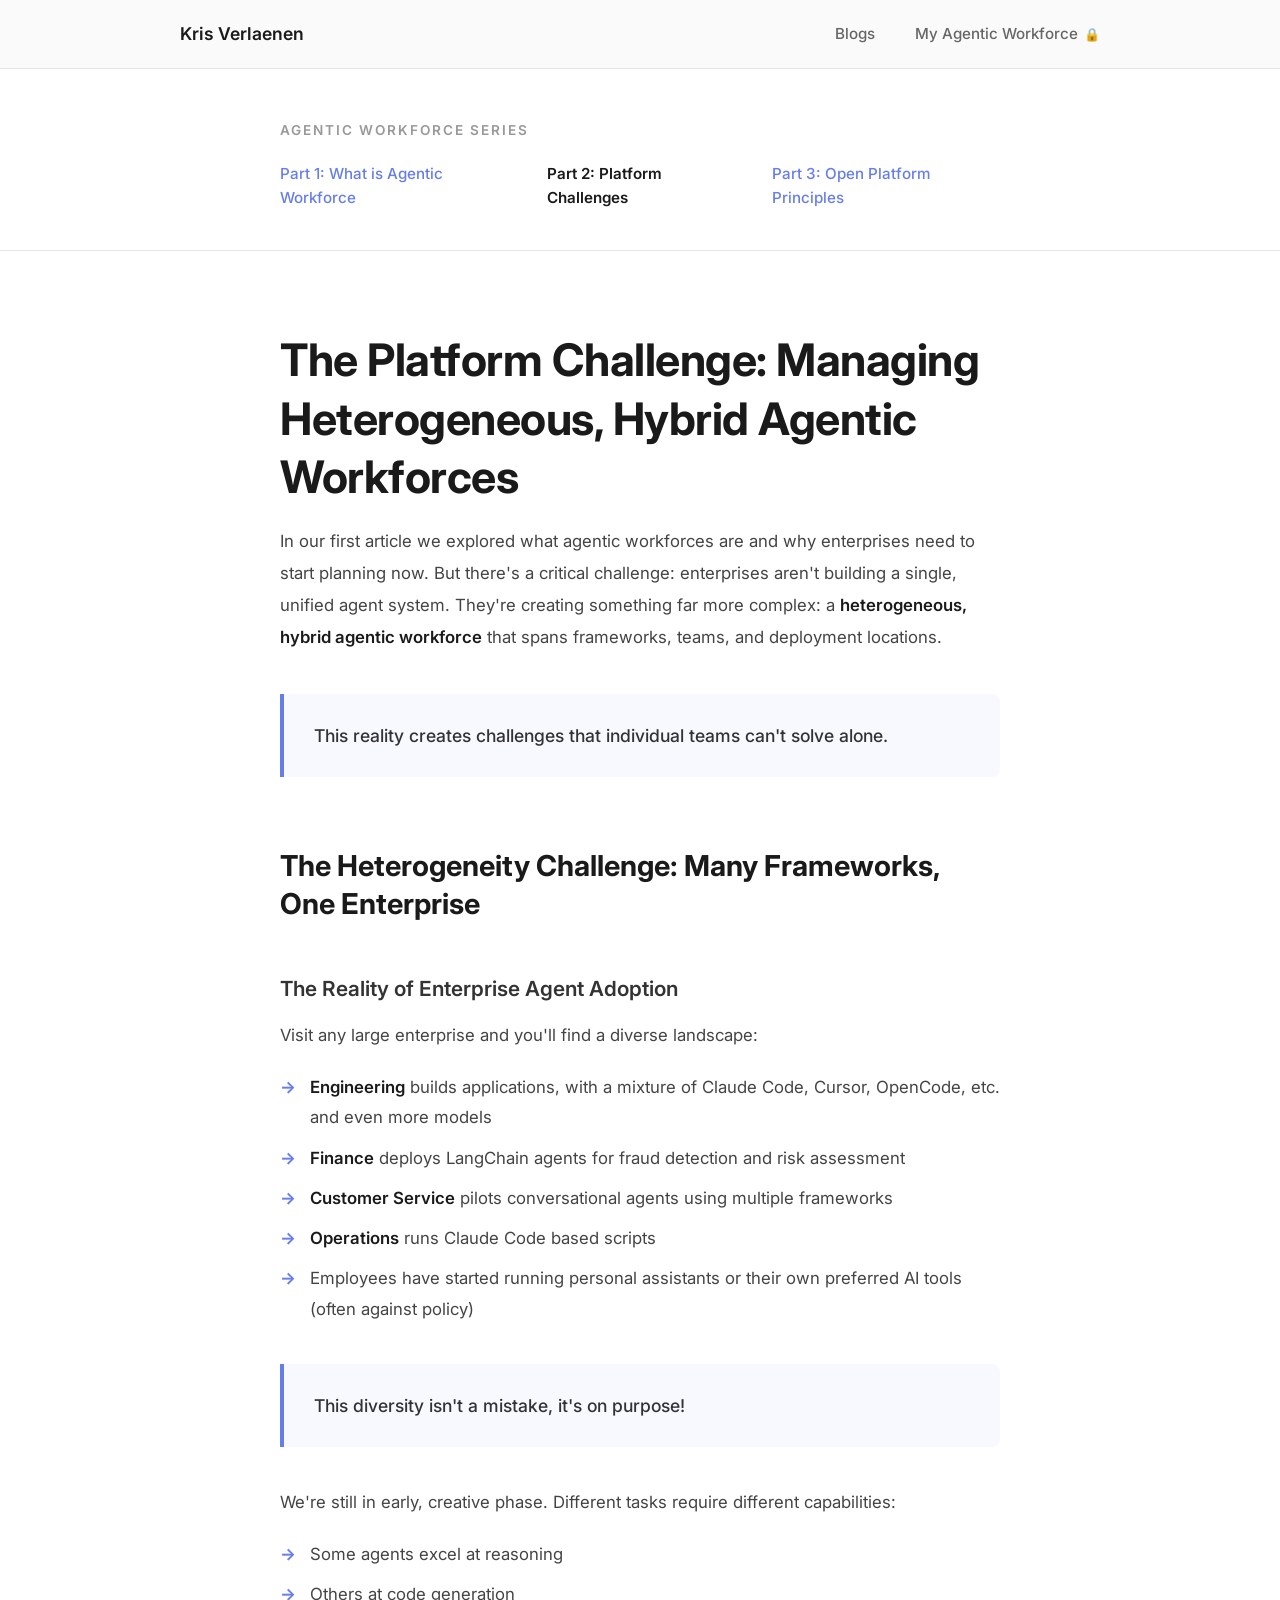
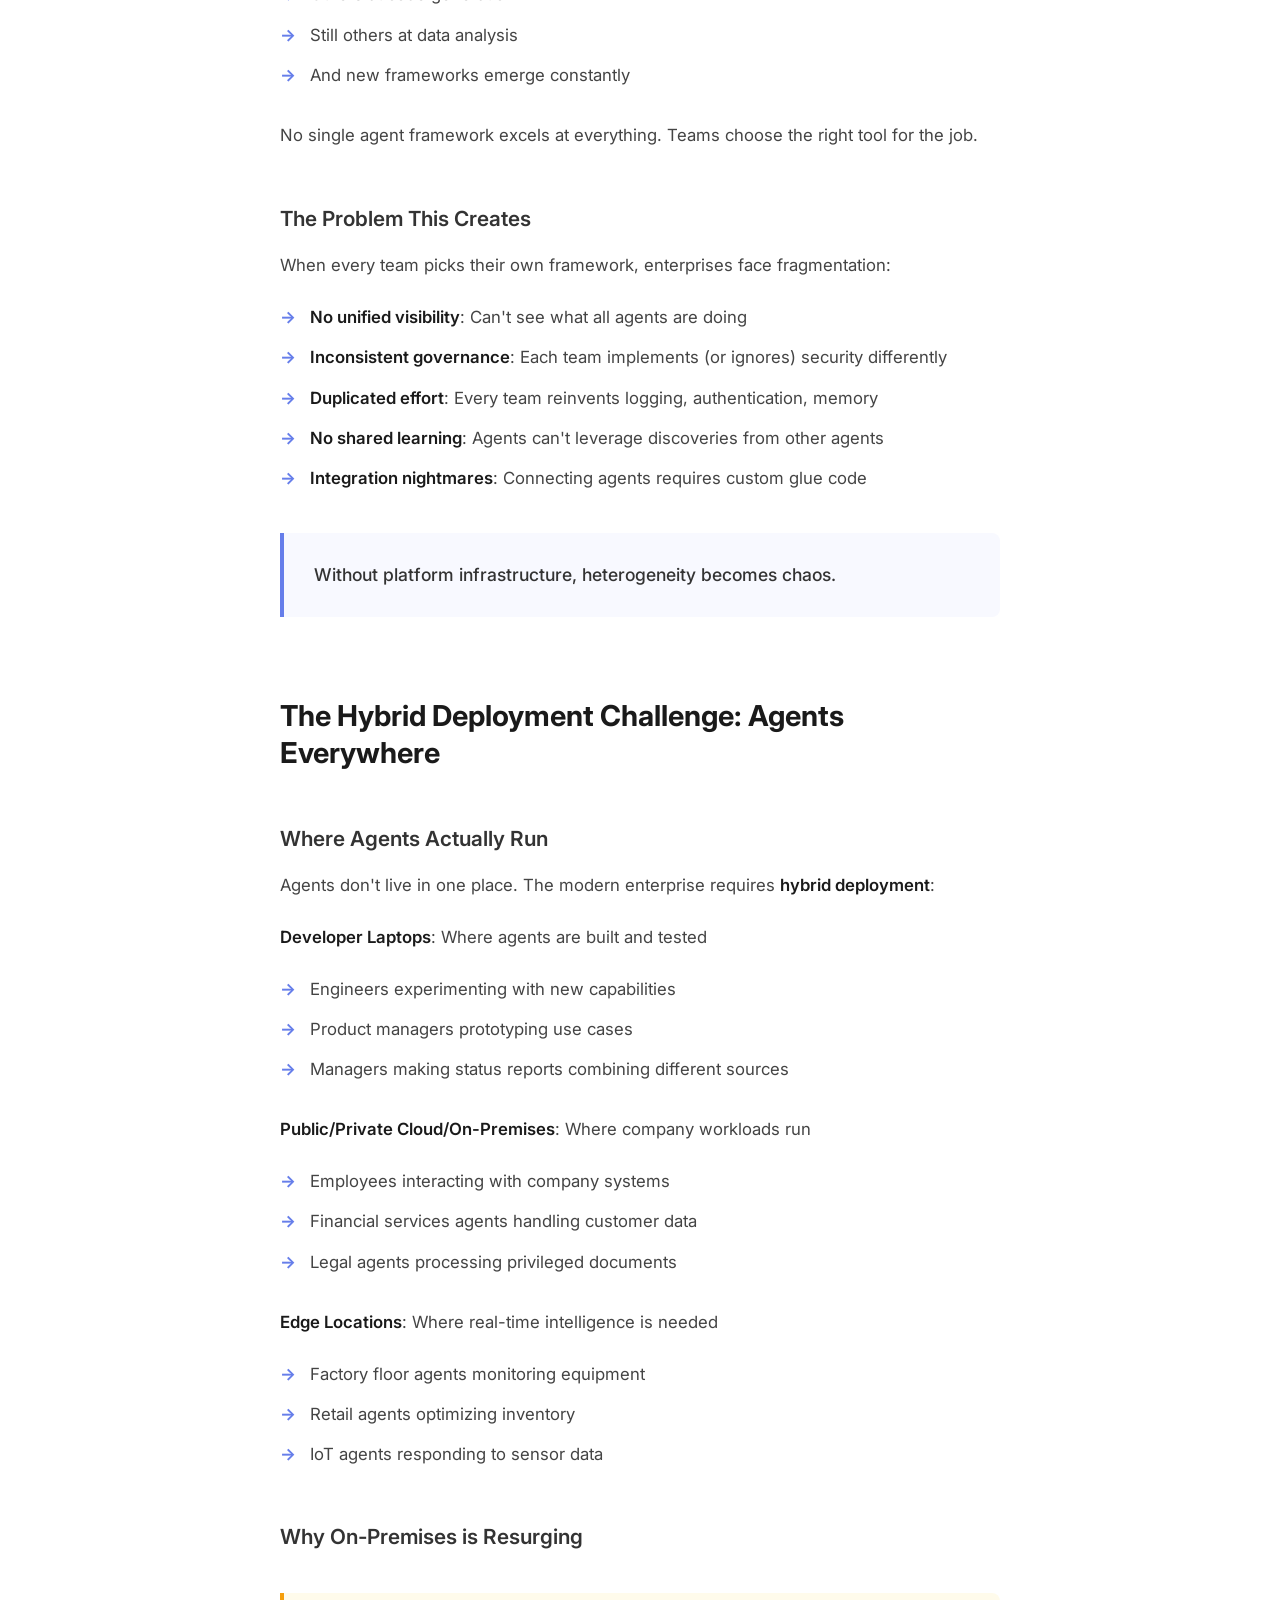
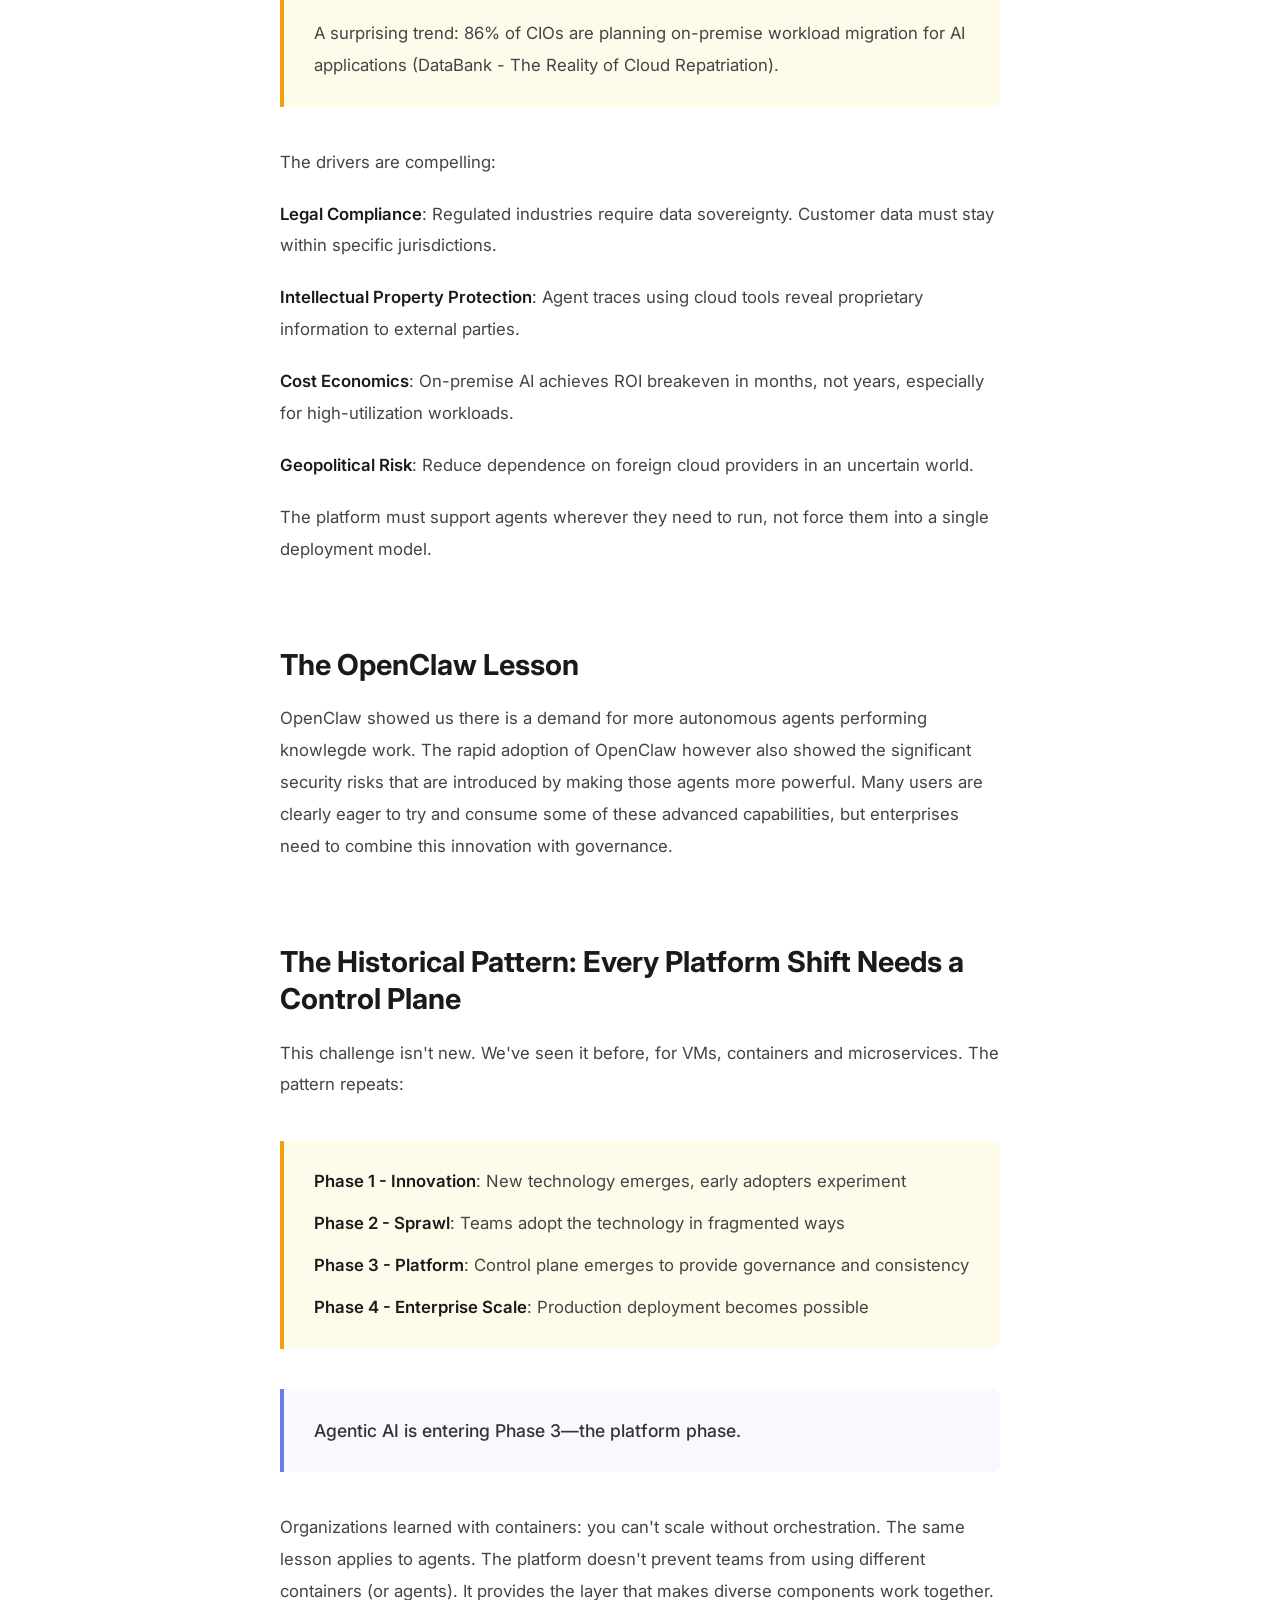
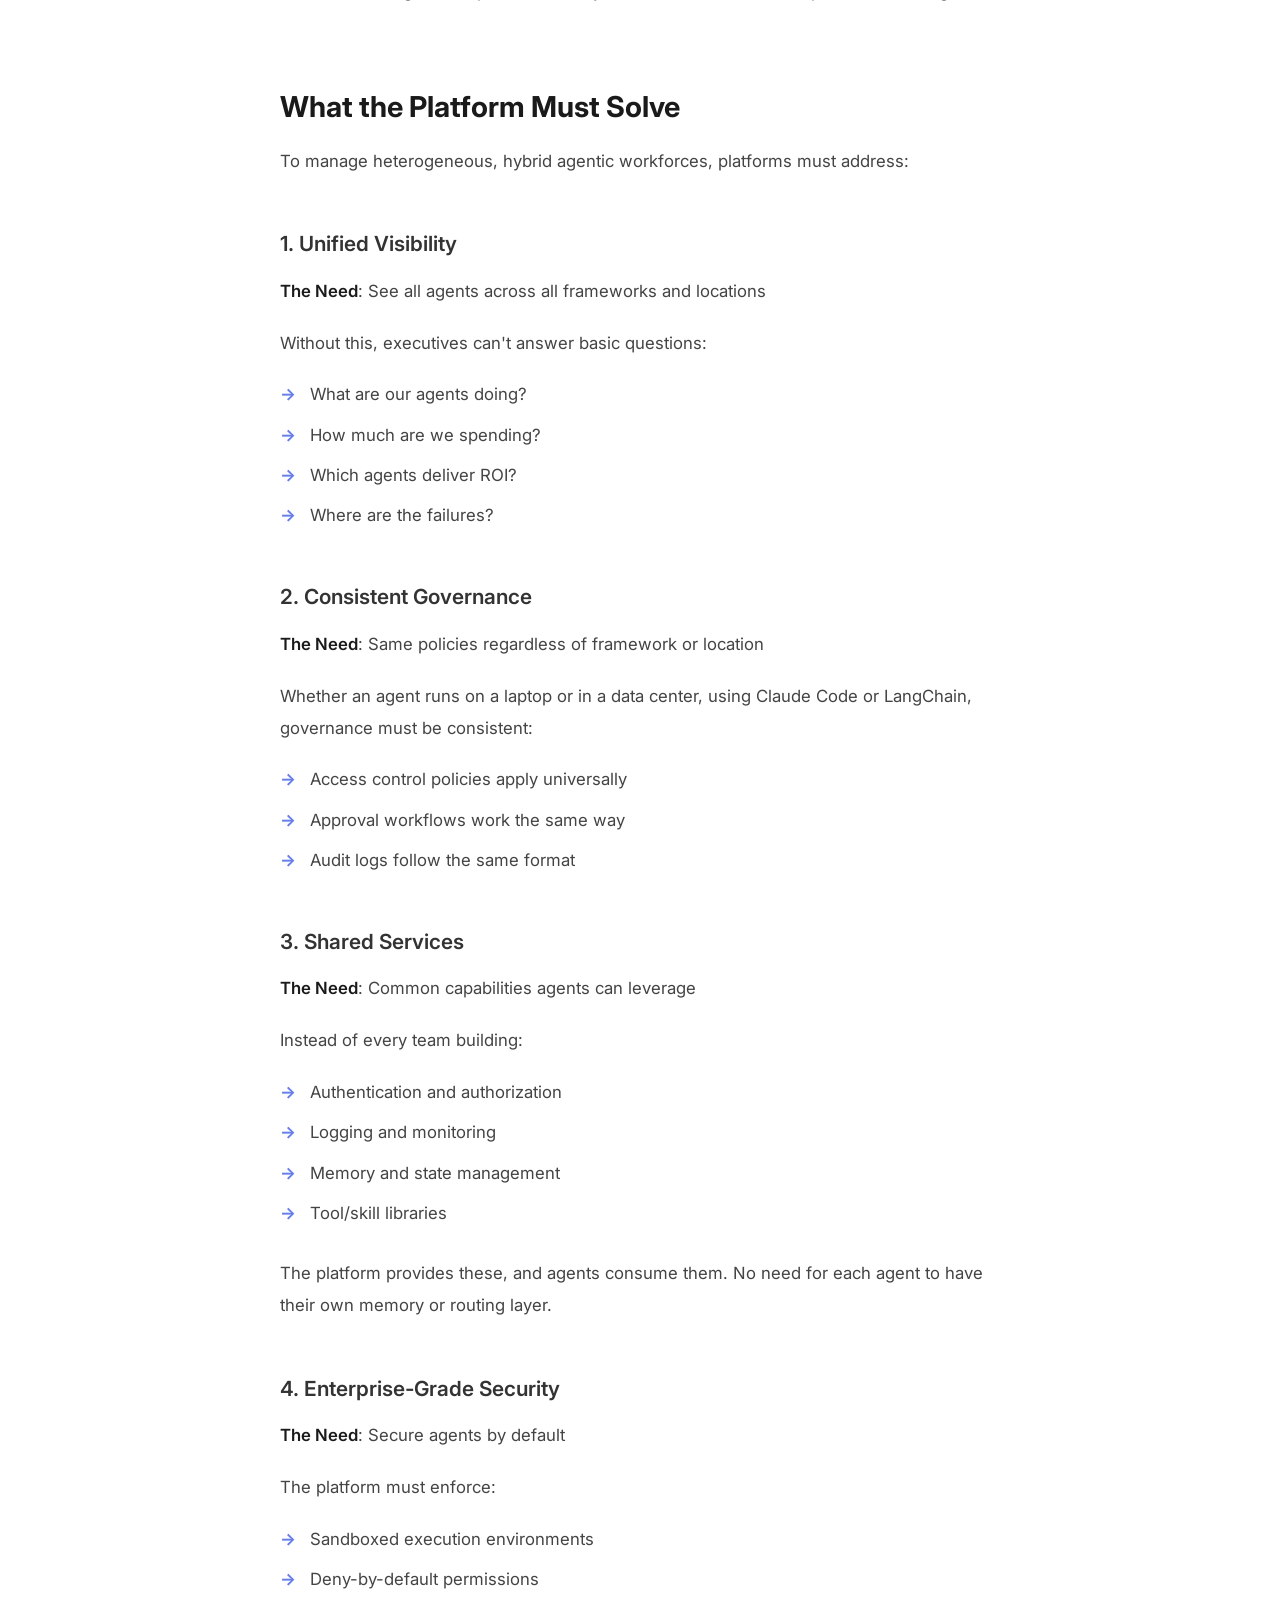
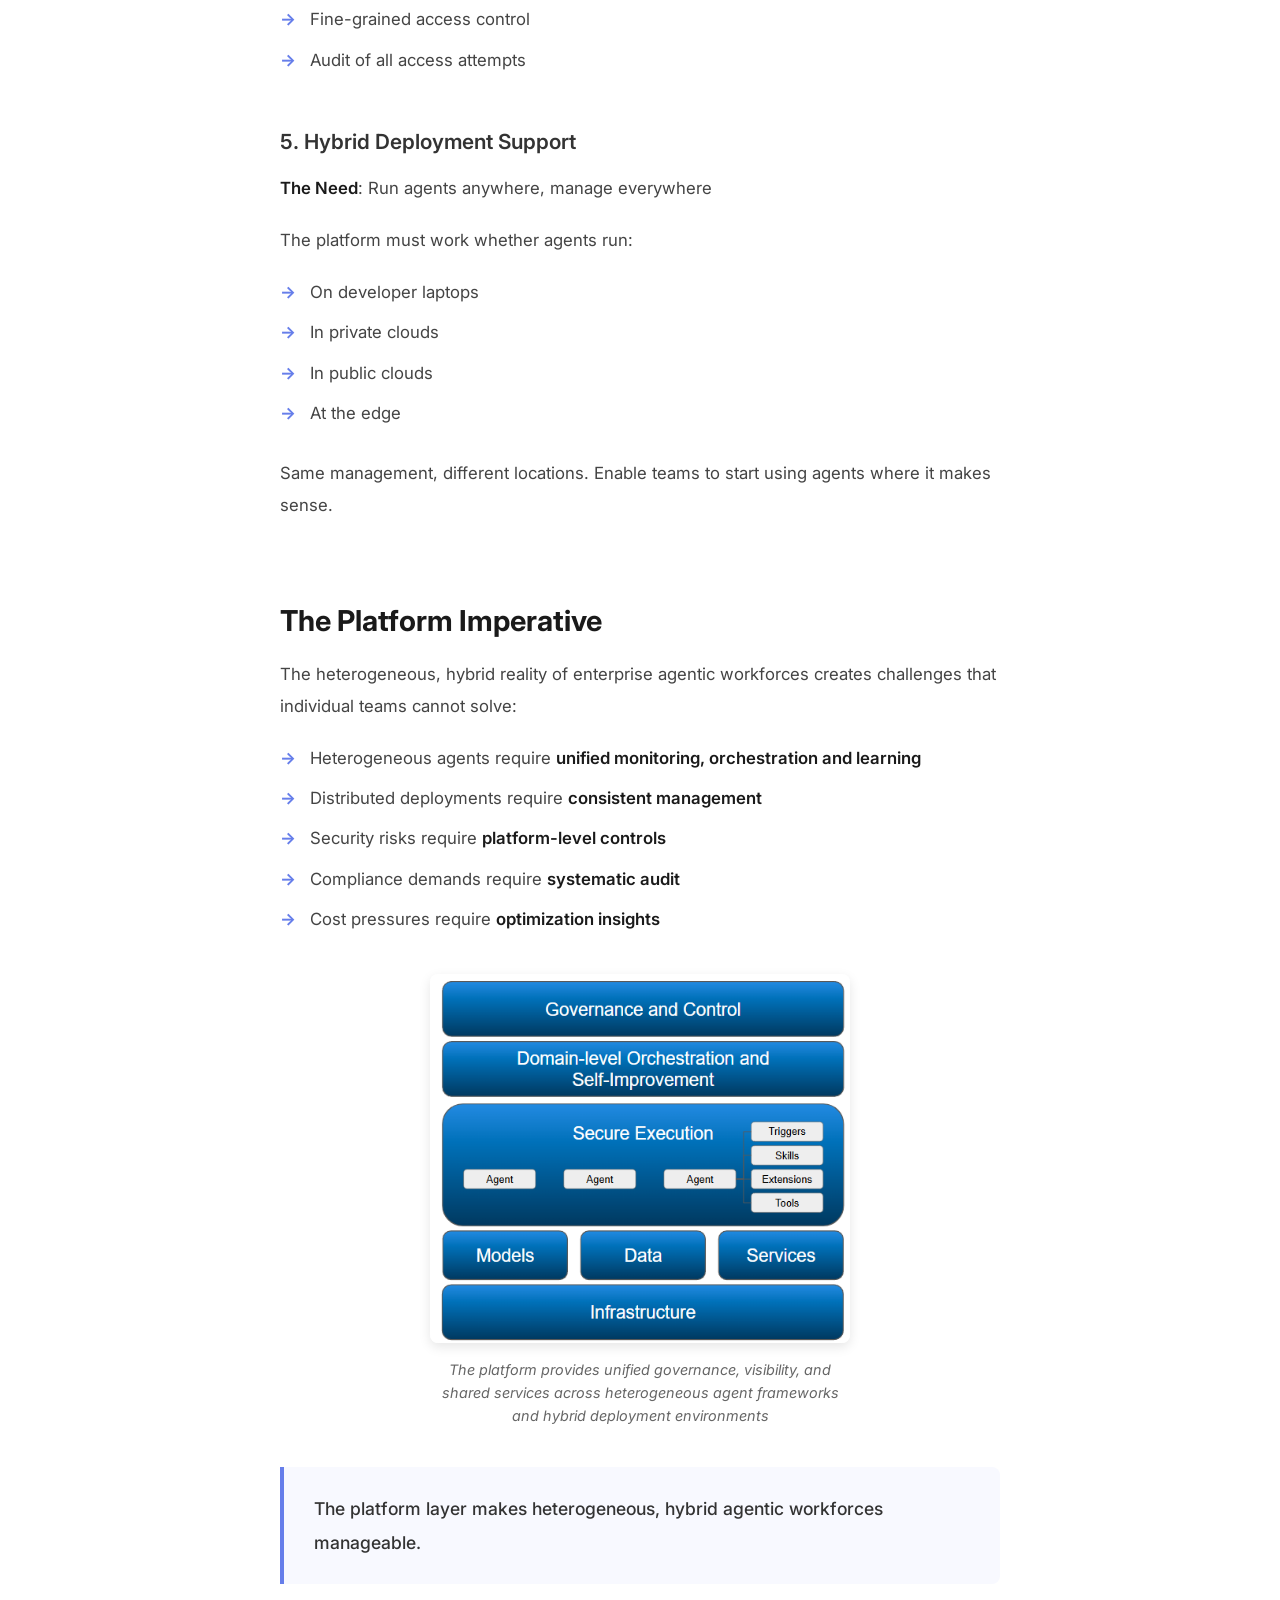
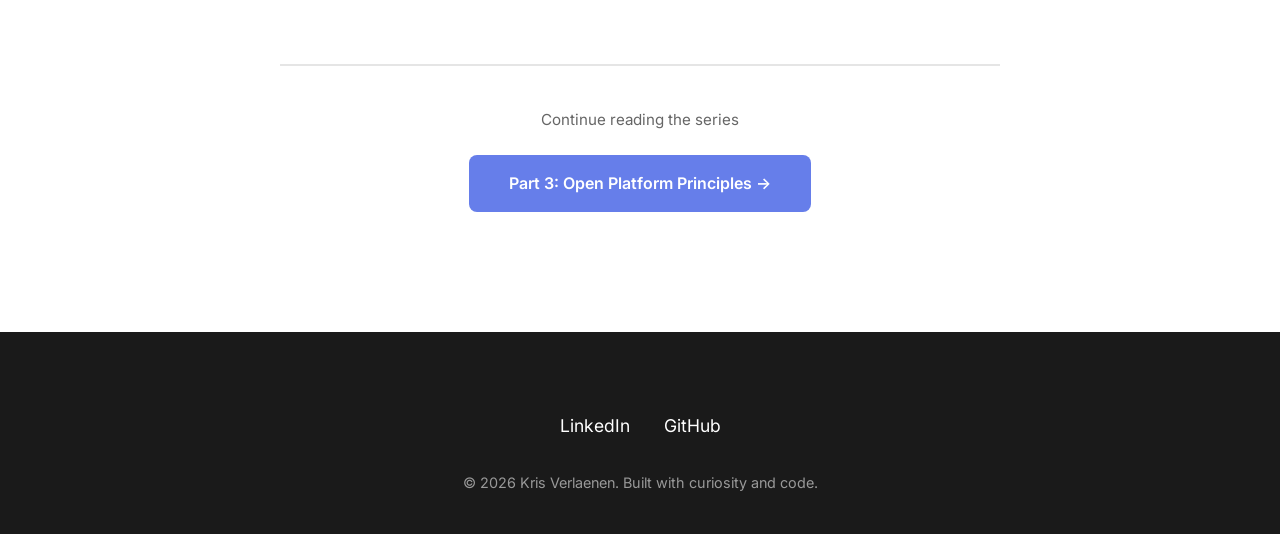
<file: blog/part-2-platform-challenges.html>
<!DOCTYPE html>
<html lang="en">
<head>
    <!-- Google tag (gtag.js) -->
    <script async src="https://www.googletagmanager.com/gtag/js?id=G-YCMBZG48DP"></script>
    <script>
      window.dataLayer = window.dataLayer || [];
      function gtag(){dataLayer.push(arguments);}
      gtag('js', new Date());

      gtag('config', 'G-YCMBZG48DP');
    </script>
    <meta charset="UTF-8">
    <meta name="viewport" content="width=device-width, initial-scale=1.0">
    <title>Platform Challenges - Kris Verlaenen</title>
    <meta name="description" content="Managing heterogeneous, hybrid agentic workforces across frameworks and deployment locations. Explore the platform challenges enterprises face when scaling AI agents.">

    <!-- Open Graph / Facebook -->
    <meta property="og:type" content="article">
    <meta property="og:url" content="https://krisv.github.io/blog/part-2-platform-challenges.html">
    <meta property="og:title" content="The Platform Challenge: Managing Heterogeneous, Hybrid Agentic Workforces">
    <meta property="og:description" content="Managing heterogeneous, hybrid agentic workforces across frameworks and deployment locations. Explore the platform challenges enterprises face when scaling AI agents.">

    <!-- Twitter -->
    <meta name="twitter:card" content="summary_large_image">
    <meta name="twitter:url" content="https://krisv.github.io/blog/part-2-platform-challenges.html">
    <meta name="twitter:title" content="The Platform Challenge: Managing Heterogeneous, Hybrid Agentic Workforces">
    <meta name="twitter:description" content="Managing heterogeneous, hybrid agentic workforces across frameworks and deployment locations. Explore the platform challenges enterprises face when scaling AI agents.">

    <!-- Canonical URL -->
    <link rel="canonical" href="https://krisv.github.io/blog/part-2-platform-challenges.html">

    <!-- Preconnect for performance -->
    <link rel="preconnect" href="https://fonts.googleapis.com">
    <link rel="preconnect" href="https://fonts.gstatic.com" crossorigin>
    <link rel="preconnect" href="https://www.googletagmanager.com">

    <link href="https://fonts.googleapis.com/css2?family=Inter:wght@300;400;500;600;700&display=swap" rel="stylesheet">
    <link rel="stylesheet" href="blog-styles.css">

    <!-- Structured Data -->
    <script type="application/ld+json">
    {
      "@context": "https://schema.org",
      "@type": "BlogPosting",
      "headline": "The Platform Challenge: Managing Heterogeneous, Hybrid Agentic Workforces",
      "author": {
        "@type": "Person",
        "name": "Kris Verlaenen",
        "url": "https://krisv.github.io/"
      },
      "datePublished": "2026-03-23",
      "dateModified": "2026-03-23",
      "description": "Managing heterogeneous, hybrid agentic workforces across frameworks and deployment locations. Explore the platform challenges enterprises face when scaling AI agents.",
      "image": "https://krisv.github.io/blog/images/agentic-workforce.png",
      "publisher": {
        "@type": "Person",
        "name": "Kris Verlaenen"
      },
      "mainEntityOfPage": {
        "@type": "WebPage",
        "@id": "https://krisv.github.io/blog/part-2-platform-challenges.html"
      },
      "isPartOf": {
        "@type": "BlogPosting",
        "@id": "https://krisv.github.io/blog/part-1-what-is-agentic-workforce.html"
      }
    }
    </script>
</head>
<body>
    <section class="blog-content">
        <div class="container">
            <h1>The Platform Challenge: Managing Heterogeneous, Hybrid Agentic Workforces</h1>

            <p class="blog-intro">In our first article we explored what agentic workforces are and why enterprises need to start planning now. But there's a critical challenge: enterprises aren't building a single, unified agent system. They're creating something far more complex: a <strong>heterogeneous, hybrid agentic workforce</strong> that spans frameworks, teams, and deployment locations.</p>

            <div class="highlight-box">
                <p>This reality creates challenges that individual teams can't solve alone.</p>
            </div>

            <h2>The Heterogeneity Challenge: Many Frameworks, One Enterprise</h2>

            <h3>The Reality of Enterprise Agent Adoption</h3>
            <p>Visit any large enterprise and you'll find a diverse landscape:</p>
            <ul>
                <li><strong>Engineering</strong> builds applications, with a mixture of Claude Code, Cursor, OpenCode, etc. and even more models</li>
                <li><strong>Finance</strong> deploys LangChain agents for fraud detection and risk assessment</li>
                <li><strong>Customer Service</strong> pilots conversational agents using multiple frameworks</li>
                <li><strong>Operations</strong> runs Claude Code based scripts</li>
                <li>Employees have started running personal assistants or their own preferred AI tools (often against policy)</li>
            </ul>
            <div class="highlight-box">
                <p>This diversity isn't a mistake, it's on purpose!</p>
            </div>
            <p>We're still in early, creative phase. Different tasks require different capabilities:</p>
            <ul>
                <li>Some agents excel at reasoning</li>
                <li>Others at code generation</li>
                <li>Still others at data analysis</li>
                <li>And new frameworks emerge constantly</li>
            </ul>
            <p>No single agent framework excels at everything. Teams choose the right tool for the job.</p>

            <h3>The Problem This Creates</h3>
            <p>When every team picks their own framework, enterprises face fragmentation:</p>
            <ul>
                <li><strong>No unified visibility</strong>: Can't see what all agents are doing</li>
                <li><strong>Inconsistent governance</strong>: Each team implements (or ignores) security differently</li>
                <li><strong>Duplicated effort</strong>: Every team reinvents logging, authentication, memory</li>
                <li><strong>No shared learning</strong>: Agents can't leverage discoveries from other agents</li>
                <li><strong>Integration nightmares</strong>: Connecting agents requires custom glue code</li>
            </ul>
            <div class="highlight-box">
                <p>Without platform infrastructure, heterogeneity becomes chaos.</p>
            </div>

            <div class="section-break"></div>

            <h2>The Hybrid Deployment Challenge: Agents Everywhere</h2>

            <h3>Where Agents Actually Run</h3>
            <p>Agents don't live in one place. The modern enterprise requires <strong>hybrid deployment</strong>:</p>
            <p><strong>Developer Laptops</strong>: Where agents are built and tested</p>
            <ul>
                <li>Engineers experimenting with new capabilities</li>
                <li>Product managers prototyping use cases</li>
                <li>Managers making status reports combining different sources</li>
            </ul>
            <p><strong>Public/Private Cloud/On-Premises</strong>: Where company workloads run</p>
            <ul>
                <li>Employees interacting with company systems</li>
                <li>Financial services agents handling customer data</li>
                <li>Legal agents processing privileged documents</li>
            </ul>
            <p><strong>Edge Locations</strong>: Where real-time intelligence is needed</p>
            <ul>
                <li>Factory floor agents monitoring equipment</li>
                <li>Retail agents optimizing inventory</li>
                <li>IoT agents responding to sensor data</li>
            </ul>

            <h3>Why On-Premises is Resurging</h3>
            <div class="callout-box">
                <p>A surprising trend: 86% of CIOs are planning on-premise workload migration for AI applications (DataBank - The Reality of Cloud Repatriation).</p>
            </div>
            <p>The drivers are compelling:</p>
            <p><strong>Legal Compliance</strong>: Regulated industries require data sovereignty. Customer data must stay within specific jurisdictions.</p>
            <p><strong>Intellectual Property Protection</strong>: Agent traces using cloud tools reveal proprietary information to external parties.</p>
            <p><strong>Cost Economics</strong>: On-premise AI achieves ROI breakeven in months, not years, especially for high-utilization workloads.</p>
            <p><strong>Geopolitical Risk</strong>: Reduce dependence on foreign cloud providers in an uncertain world.</p>
            <p>The platform must support agents wherever they need to run, not force them into a single deployment model.</p>

            <div class="section-break"></div>

            <h2>The OpenClaw Lesson</h2>
            <p>OpenClaw showed us there is a demand for more autonomous agents performing knowlegde work. The rapid adoption of OpenClaw however also showed the significant security risks that are introduced by making those agents more powerful. Many users are clearly eager to try and consume some of these advanced capabilities, but enterprises need to combine this innovation with governance.</p>

            <div class="section-break"></div>

            <h2>The Historical Pattern: Every Platform Shift Needs a Control Plane</h2>
            <p>This challenge isn't new. We've seen it before, for VMs, containers and microservices. The pattern repeats:</p>
            <div class="callout-box">
                <p><strong>Phase 1 - Innovation</strong>: New technology emerges, early adopters experiment</p>
                <p><strong>Phase 2 - Sprawl</strong>: Teams adopt the technology in fragmented ways</p>
                <p><strong>Phase 3 - Platform</strong>: Control plane emerges to provide governance and consistency</p>
                <p><strong>Phase 4 - Enterprise Scale</strong>: Production deployment becomes possible</p>
            </div>
            <div class="highlight-box">
                <p>Agentic AI is entering Phase 3—the platform phase.</p>
            </div>
            <p>Organizations learned with containers: you can't scale without orchestration. The same lesson applies to agents. The platform doesn't prevent teams from using different containers (or agents). It provides the layer that makes diverse components work together.</p>

            <div class="section-break"></div>

            <h2>What the Platform Must Solve</h2>
            <p>To manage heterogeneous, hybrid agentic workforces, platforms must address:</p>

            <h3>1. Unified Visibility</h3>
            <p><strong>The Need</strong>: See all agents across all frameworks and locations</p>
            <p>Without this, executives can't answer basic questions:</p>
            <ul>
                <li>What are our agents doing?</li>
                <li>How much are we spending?</li>
                <li>Which agents deliver ROI?</li>
                <li>Where are the failures?</li>
            </ul>

            <h3>2. Consistent Governance</h3>
            <p><strong>The Need</strong>: Same policies regardless of framework or location</p>
            <p>Whether an agent runs on a laptop or in a data center, using Claude Code or LangChain, governance must be consistent:</p>
            <ul>
                <li>Access control policies apply universally</li>
                <li>Approval workflows work the same way</li>
                <li>Audit logs follow the same format</li>
            </ul>

            <h3>3. Shared Services</h3>
            <p><strong>The Need</strong>: Common capabilities agents can leverage</p>
            <p>Instead of every team building:</p>
            <ul>
                <li>Authentication and authorization</li>
                <li>Logging and monitoring</li>
                <li>Memory and state management</li>
                <li>Tool/skill libraries</li>
            </ul>
            <p>The platform provides these, and agents consume them. No need for each agent to have their own memory or routing layer.</p>

            <h3>4. Enterprise-Grade Security</h3>
            <p><strong>The Need</strong>: Secure agents by default</p>
            <p>The platform must enforce:</p>
            <ul>
                <li>Sandboxed execution environments</li>
                <li>Deny-by-default permissions</li>
                <li>Fine-grained access control</li>
                <li>Audit of all access attempts</li>
            </ul>

            <h3>5. Hybrid Deployment Support</h3>
            <p><strong>The Need</strong>: Run agents anywhere, manage everywhere</p>
            <p>The platform must work whether agents run:</p>
            <ul>
                <li>On developer laptops</li>
                <li>In private clouds</li>
                <li>In public clouds</li>
                <li>At the edge</li>
            </ul>
            <p>Same management, different locations. Enable teams to start using agents where it makes sense.</p>

            <div class="section-break"></div>

            <h2>The Platform Imperative</h2>
            <p>The heterogeneous, hybrid reality of enterprise agentic workforces creates challenges that individual teams cannot solve:</p>
            <ul>
                <li>Heterogeneous agents require <strong>unified monitoring, orchestration and learning</strong></li>
                <li>Distributed deployments require <strong>consistent management</strong></li>
                <li>Security risks require <strong>platform-level controls</strong></li>
                <li>Compliance demands require <strong>systematic audit</strong></li>
                <li>Cost pressures require <strong>optimization insights</strong></li>
            </ul>

            <figure class="blog-figure smaller">
                <img src="images/agentic-workforce.png" alt="Agentic Workforce Platform" class="blog-image">
                <figcaption>The platform provides unified governance, visibility, and shared services across heterogeneous agent frameworks and hybrid deployment environments</figcaption>
            </figure>

            <div class="highlight-box">
                <p>The platform layer makes heterogeneous, hybrid agentic workforces manageable.</p>
            </div>

            <div class="next-article">
                <p>Continue reading the series</p>
                <a href="part-3-open-platform-principles.html">Part 3: Open Platform Principles →</a>
            </div>
        </div>
    </section>

    <script src="blog-template.js"></script>
    <script>
        initBlogPage(2);
    </script>
</body>
</html>
</file>
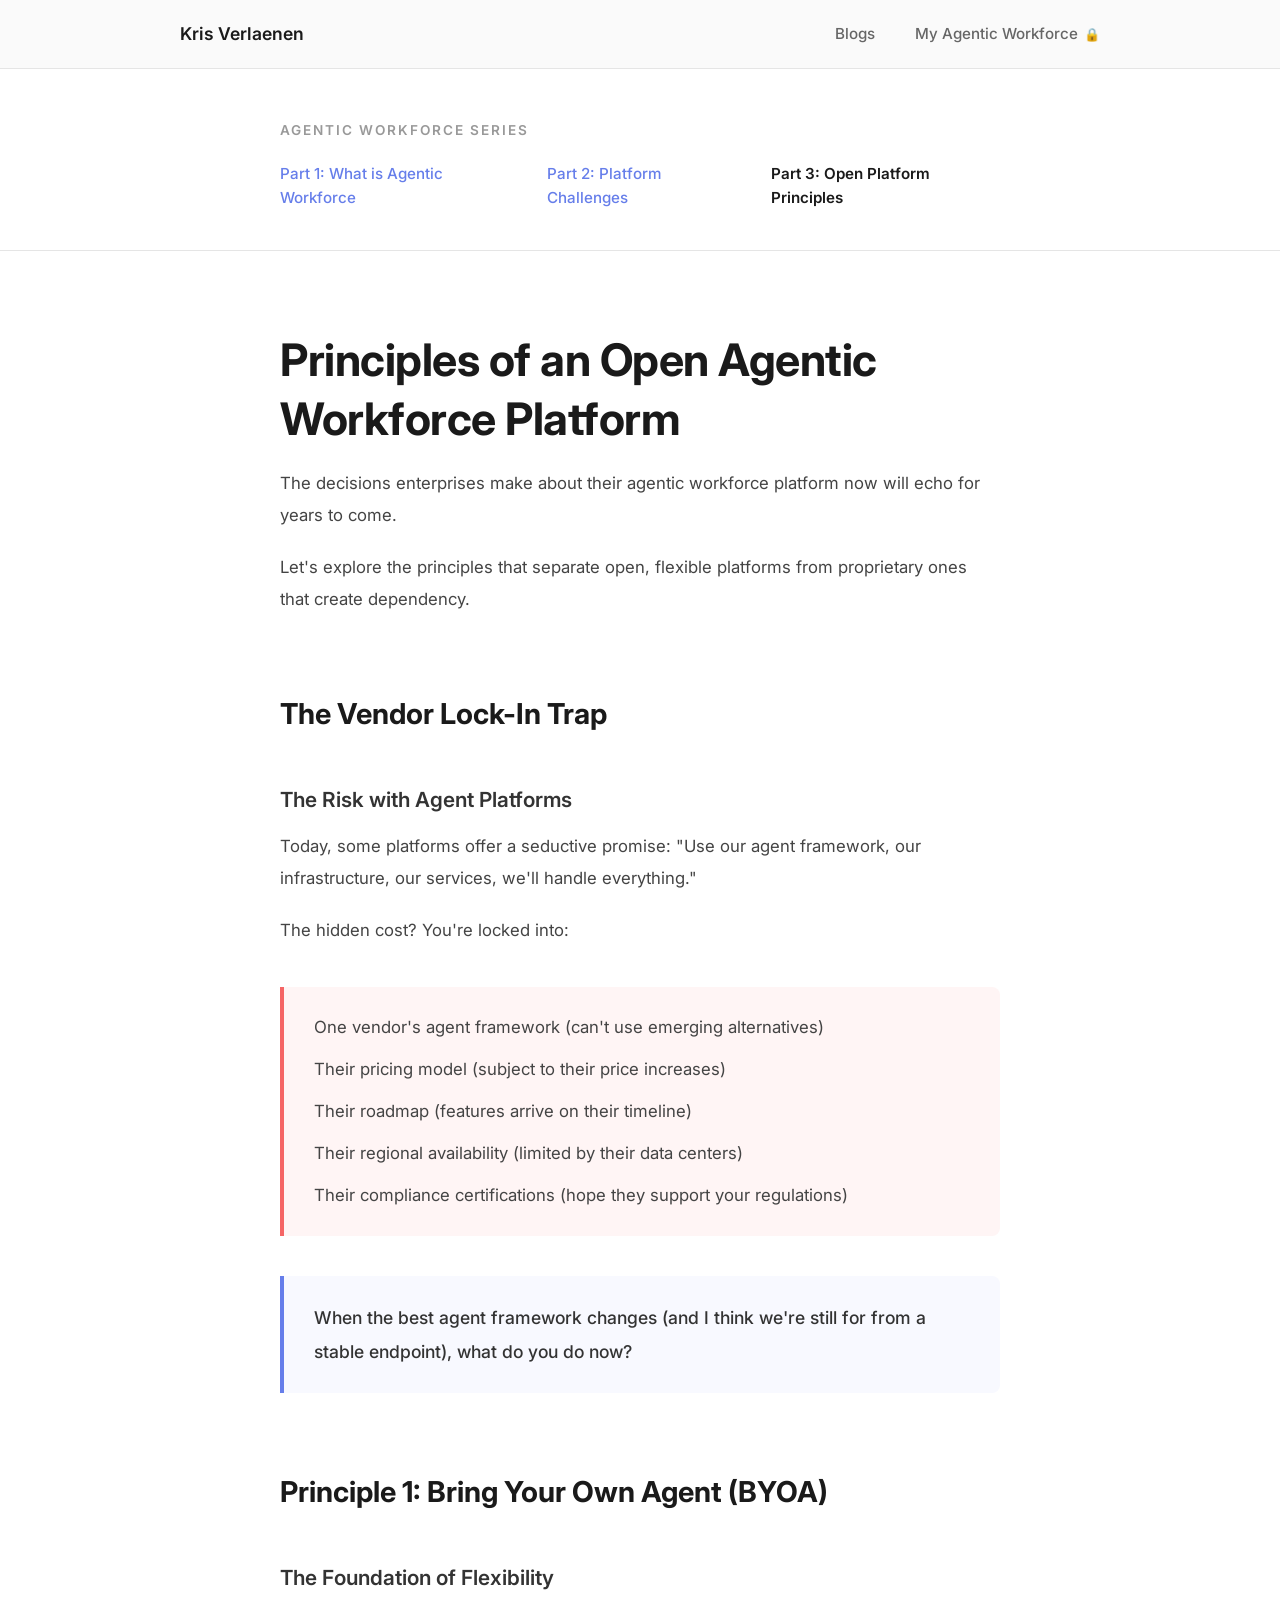
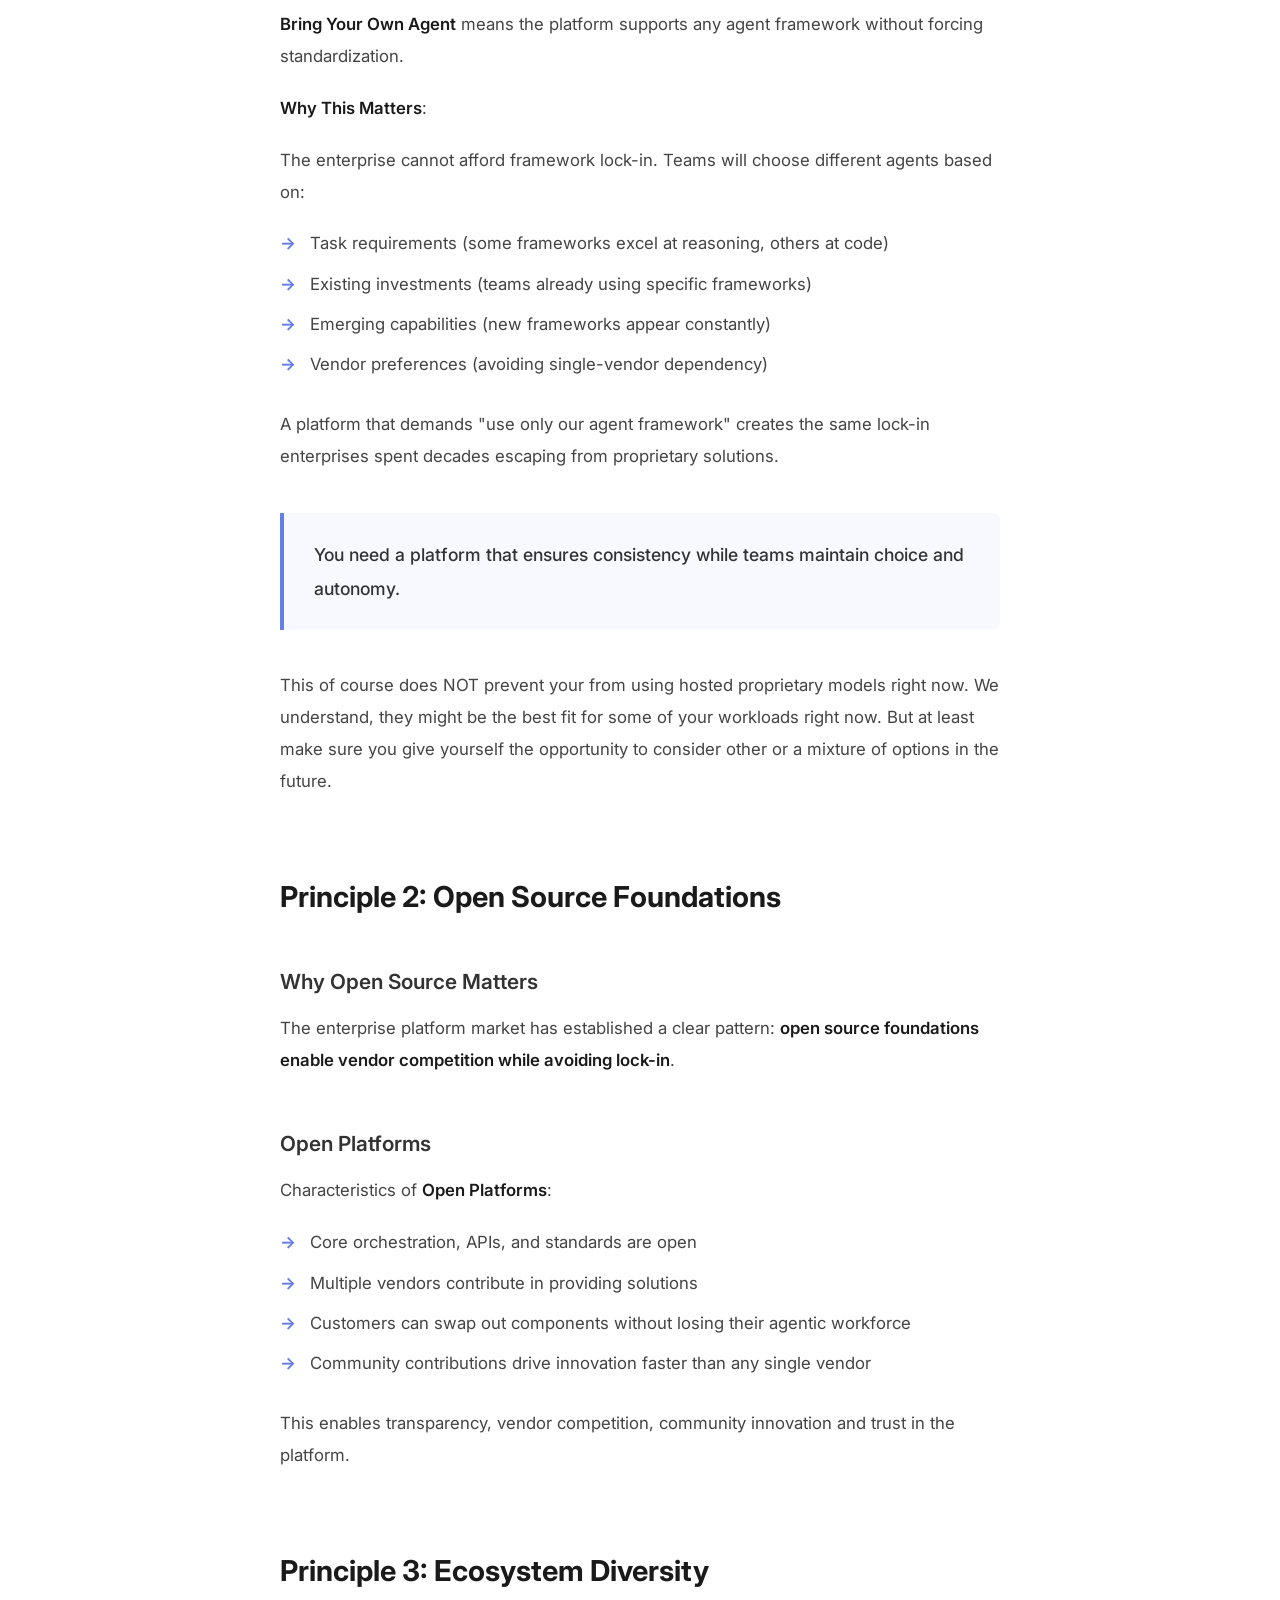
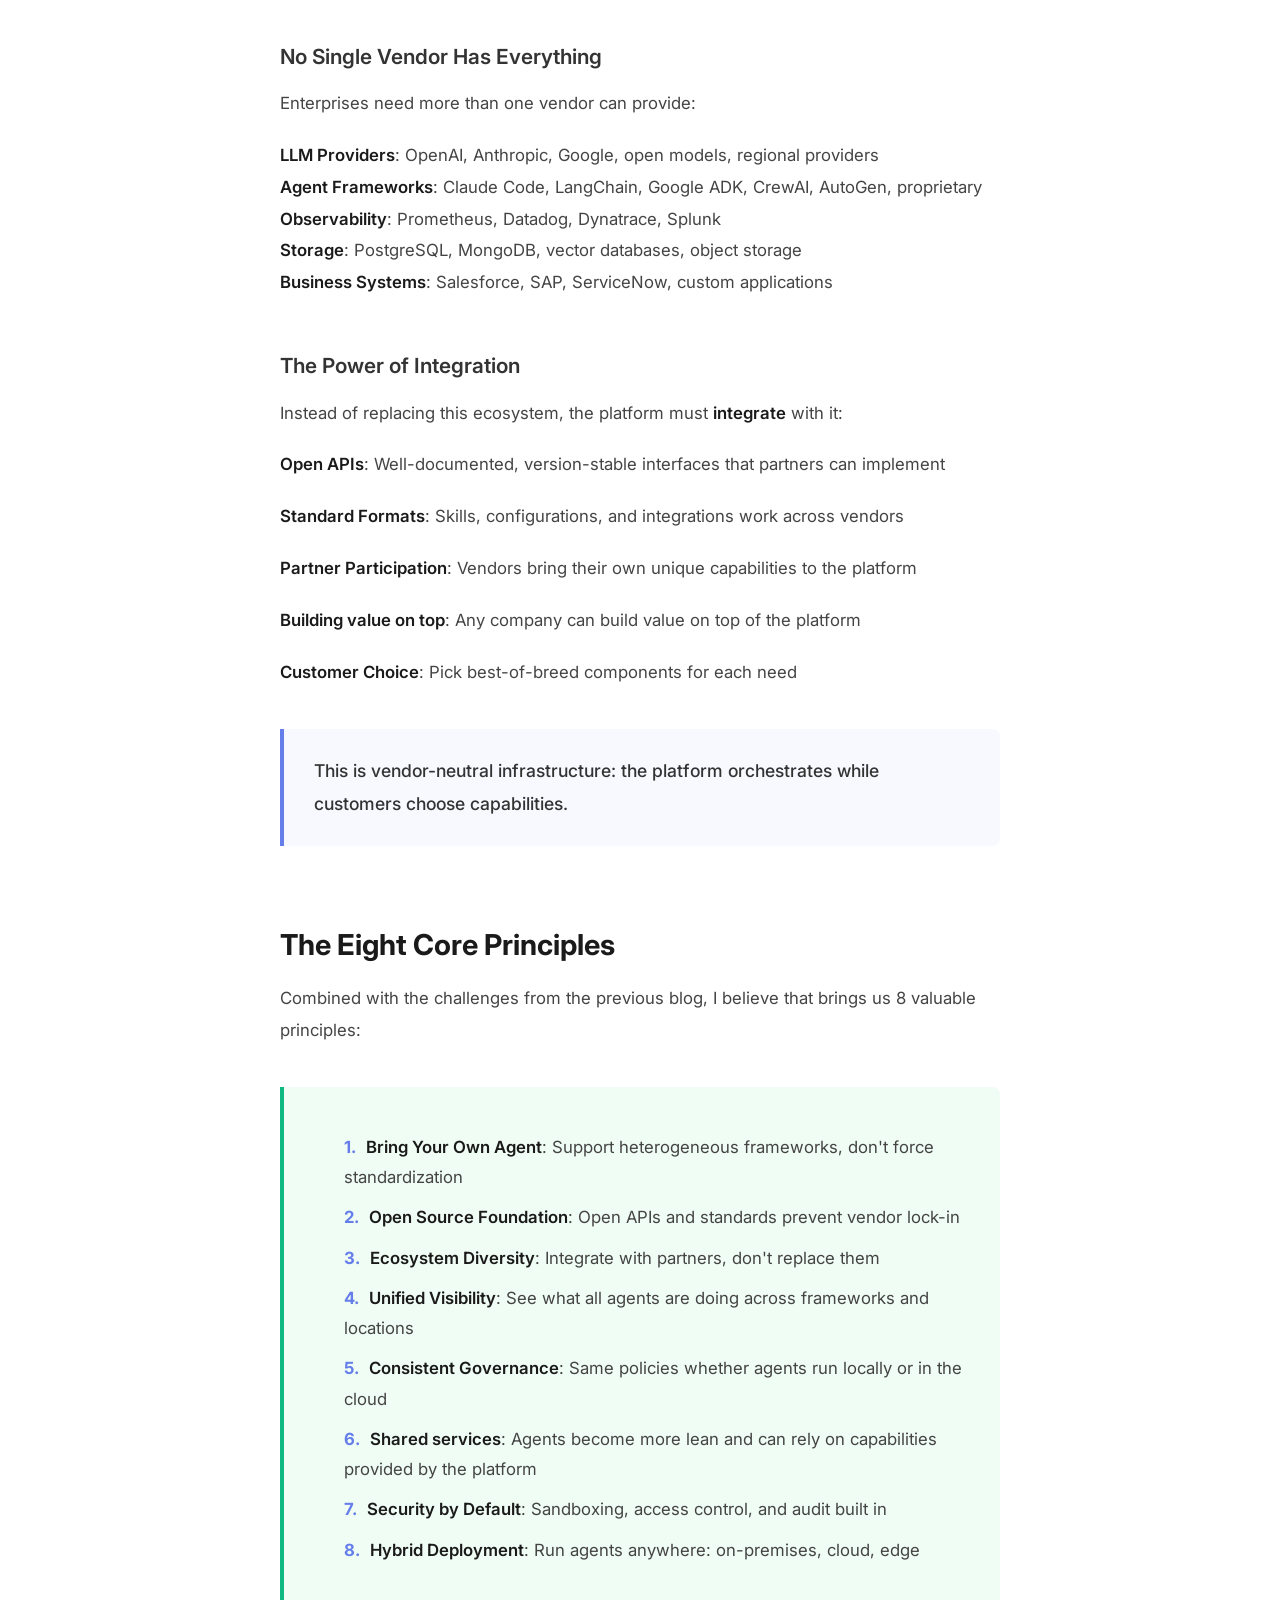
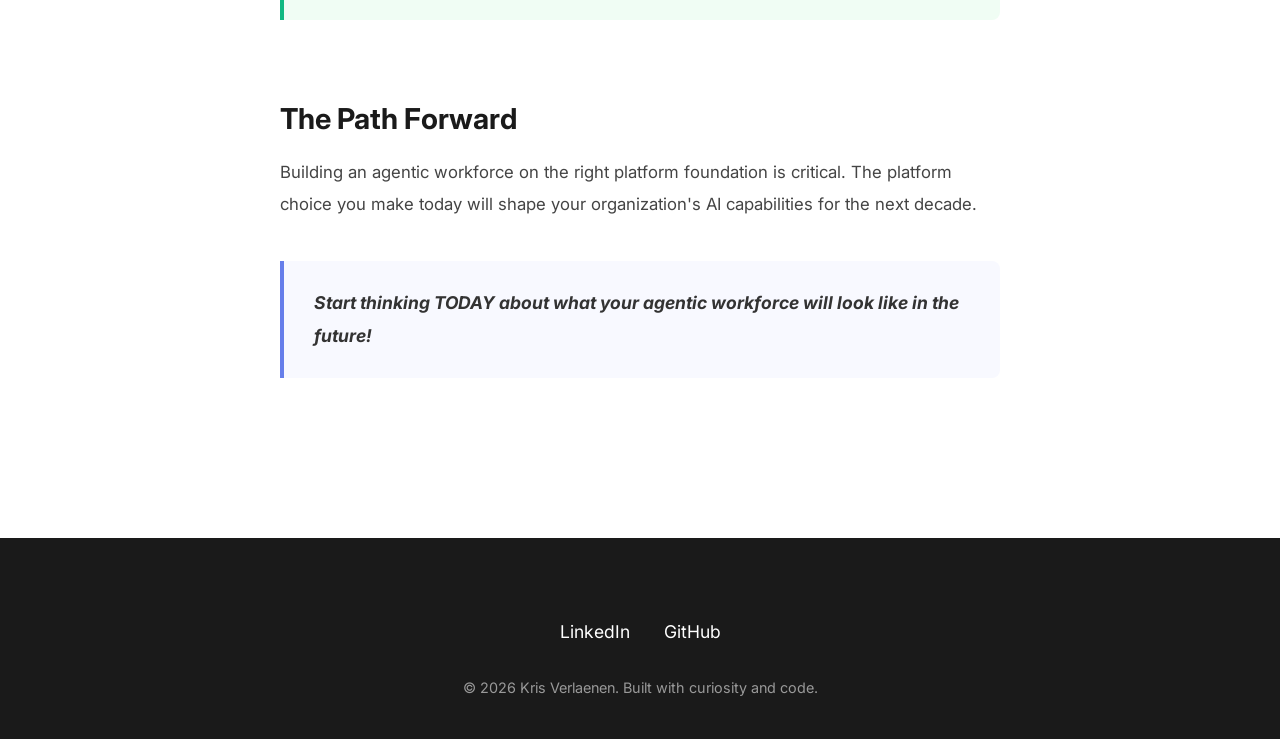
<file: blog/part-3-open-platform-principles.html>
<!DOCTYPE html>
<html lang="en">
<head>
    <!-- Google tag (gtag.js) -->
    <script async src="https://www.googletagmanager.com/gtag/js?id=G-YCMBZG48DP"></script>
    <script>
      window.dataLayer = window.dataLayer || [];
      function gtag(){dataLayer.push(arguments);}
      gtag('js', new Date());

      gtag('config', 'G-YCMBZG48DP');
    </script>
    <meta charset="UTF-8">
    <meta name="viewport" content="width=device-width, initial-scale=1.0">
    <title>The Agentic Workforce - Open Platform Principles</title>
    <meta name="description" content="Eight principles for building open, flexible agentic workforce platforms. Learn why BYOA (Bring Your Own Agent), open source foundations, and ecosystem diversity matter.">

    <!-- Open Graph / Facebook -->
    <meta property="og:type" content="article">
    <meta property="og:url" content="https://krisv.github.io/blog/part-3-open-platform-principles.html">
    <meta property="og:title" content="Principles of an Open Agentic Workforce Platform">
    <meta property="og:description" content="Eight principles for building open, flexible agentic workforce platforms. Learn why BYOA (Bring Your Own Agent), open source foundations, and ecosystem diversity matter.">

    <!-- Twitter -->
    <meta name="twitter:card" content="summary_large_image">
    <meta name="twitter:url" content="https://krisv.github.io/blog/part-3-open-platform-principles.html">
    <meta name="twitter:title" content="Principles of an Open Agentic Workforce Platform">
    <meta name="twitter:description" content="Eight principles for building open, flexible agentic workforce platforms. Learn why BYOA (Bring Your Own Agent), open source foundations, and ecosystem diversity matter.">

    <!-- Canonical URL -->
    <link rel="canonical" href="https://krisv.github.io/blog/part-3-open-platform-principles.html">

    <!-- Preconnect for performance -->
    <link rel="preconnect" href="https://fonts.googleapis.com">
    <link rel="preconnect" href="https://fonts.gstatic.com" crossorigin>
    <link rel="preconnect" href="https://www.googletagmanager.com">

    <link href="https://fonts.googleapis.com/css2?family=Inter:wght@300;400;500;600;700&display=swap" rel="stylesheet">
    <link rel="stylesheet" href="blog-styles.css">

    <!-- Structured Data -->
    <script type="application/ld+json">
    {
      "@context": "https://schema.org",
      "@type": "BlogPosting",
      "headline": "Principles of an Open Agentic Workforce Platform",
      "author": {
        "@type": "Person",
        "name": "Kris Verlaenen",
        "url": "https://krisv.github.io/"
      },
      "datePublished": "2026-03-23",
      "dateModified": "2026-03-23",
      "description": "Eight principles for building open, flexible agentic workforce platforms. Learn why BYOA (Bring Your Own Agent), open source foundations, and ecosystem diversity matter.",
      "publisher": {
        "@type": "Person",
        "name": "Kris Verlaenen"
      },
      "mainEntityOfPage": {
        "@type": "WebPage",
        "@id": "https://krisv.github.io/blog/part-3-open-platform-principles.html"
      },
      "isPartOf": {
        "@type": "BlogPosting",
        "@id": "https://krisv.github.io/blog/part-2-platform-challenges.html"
      }
    }
    </script>
</head>
<body>
    <section class="blog-content">
        <div class="container">
            <h1>Principles of an Open Agentic Workforce Platform</h1>

            <p class="blog-intro">The decisions enterprises make about their agentic workforce platform now will echo for years to come.</p>

            <p>Let's explore the principles that separate open, flexible platforms from proprietary ones that create dependency.</p>

            <div class="section-break"></div>

            <h2>The Vendor Lock-In Trap</h2>

            <h3>The Risk with Agent Platforms</h3>
            <p>Today, some platforms offer a seductive promise: "Use our agent framework, our infrastructure, our services, we'll handle everything."</p>
            <p>The hidden cost? You're locked into:</p>
            <div class="risk-box">
                <p>One vendor's agent framework (can't use emerging alternatives)</p>
                <p>Their pricing model (subject to their price increases)</p>
                <p>Their roadmap (features arrive on their timeline)</p>
                <p>Their regional availability (limited by their data centers)</p>
                <p>Their compliance certifications (hope they support your regulations)</p>
            </div>
            <div class="highlight-box">
                <p>When the best agent framework changes (and I think we're still for from a stable endpoint), what do you do now?</p>
            </div>

            <div class="section-break"></div>

            <h2>Principle 1: Bring Your Own Agent (BYOA)</h2>

            <h3>The Foundation of Flexibility</h3>
            <p><strong>Bring Your Own Agent</strong> means the platform supports any agent framework without forcing standardization.</p>
            <p><strong>Why This Matters</strong>:</p>
            <p>The enterprise cannot afford framework lock-in. Teams will choose different agents based on:</p>
            <ul>
                <li>Task requirements (some frameworks excel at reasoning, others at code)</li>
                <li>Existing investments (teams already using specific frameworks)</li>
                <li>Emerging capabilities (new frameworks appear constantly)</li>
                <li>Vendor preferences (avoiding single-vendor dependency)</li>
            </ul>
            <p>A platform that demands "use only our agent framework" creates the same lock-in enterprises spent decades escaping from proprietary solutions.</p>

            <div class="highlight-box">
                <p>You need a platform that ensures consistency while teams maintain choice and autonomy.</p>
            </div>

            <p>This of course does NOT prevent your from using hosted proprietary models right now.  We understand, they might be the best fit for some of your workloads right now.  But at least make sure you give yourself the opportunity to consider other or a mixture of options in the future.</p>

            <div class="section-break"></div>

            <h2>Principle 2: Open Source Foundations</h2>

            <h3>Why Open Source Matters</h3>
            <p>The enterprise platform market has established a clear pattern: <strong>open source foundations enable vendor competition while avoiding lock-in</strong>.</p>

            <h3>Open Platforms</h3>
            <p>Characteristics of <strong>Open Platforms</strong>:</p>
            <ul>
                <li>Core orchestration, APIs, and standards are open</li>
                <li>Multiple vendors contribute in providing solutions</li>
                <li>Customers can swap out components without losing their agentic workforce</li>
                <li>Community contributions drive innovation faster than any single vendor</li>
            </ul>
            <p>This enables transparency, vendor competition, community innovation and trust in the platform.</p>

            <div class="section-break"></div>

            <h2>Principle 3: Ecosystem Diversity</h2>

            <h3>No Single Vendor Has Everything</h3>
            <p>Enterprises need more than one vendor can provide:</p>
            <p><strong>LLM Providers</strong>: OpenAI, Anthropic, Google, open models, regional providers<br>
            <strong>Agent Frameworks</strong>: Claude Code, LangChain, Google ADK, CrewAI, AutoGen, proprietary<br>
            <strong>Observability</strong>: Prometheus, Datadog, Dynatrace, Splunk<br>
            <strong>Storage</strong>: PostgreSQL, MongoDB, vector databases, object storage<br>
            <strong>Business Systems</strong>: Salesforce, SAP, ServiceNow, custom applications</p>

            <h3>The Power of Integration</h3>
            <p>Instead of replacing this ecosystem, the platform must <strong>integrate</strong> with it:</p>
            <p><strong>Open APIs</strong>: Well-documented, version-stable interfaces that partners can implement</p>
            <p><strong>Standard Formats</strong>: Skills, configurations, and integrations work across vendors</p>
            <p><strong>Partner Participation</strong>: Vendors bring their own unique capabilities to the platform</p>
            <p><strong>Building value on top</strong>: Any company can build value on top of the platform</p>
            <p><strong>Customer Choice</strong>: Pick best-of-breed components for each need</p>
            <div class="highlight-box">
                <p>This is vendor-neutral infrastructure: the platform orchestrates while customers choose capabilities.</p>
            </div>

            <div class="section-break"></div>

            <h2>The Eight Core Principles</h2>
            <p>Combined with the challenges from the previous blog, I believe that brings us 8 valuable principles:</p>
            <div class="principles-box">
            <ol>
                <li><strong>Bring Your Own Agent</strong>: Support heterogeneous frameworks, don't force standardization</li>
                <li><strong>Open Source Foundation</strong>: Open APIs and standards prevent vendor lock-in</li>
                <li><strong>Ecosystem Diversity</strong>: Integrate with partners, don't replace them</li>
                <li><strong>Unified Visibility</strong>: See what all agents are doing across frameworks and locations</li>
                <li><strong>Consistent Governance</strong>: Same policies whether agents run locally or in the cloud</li>
                <li><strong>Shared services</strong>: Agents become more lean and can rely on capabilities provided by the platform</li>
                <li><strong>Security by Default</strong>: Sandboxing, access control, and audit built in</li>
                <li><strong>Hybrid Deployment</strong>: Run agents anywhere: on-premises, cloud, edge</li>
            </ol>
            </div>

            <div class="section-break"></div>

            <h2>The Path Forward</h2>
            <p>Building an agentic workforce on the right platform foundation is critical. The platform choice you make today will shape your organization's AI capabilities for the next decade.</p>
            <div class="highlight-box">
                <p><b><i>Start thinking TODAY about what your agentic workforce will look like in the future!</i></b></p>
            </div>
        </div>
    </section>

    <script src="blog-template.js"></script>
    <script>
        initBlogPage(3);
    </script>
</body>
</html>
</file>
<file: blog/blog-styles.css>
* {
    margin: 0;
    padding: 0;
    box-sizing: border-box;
}

body {
    font-family: 'Inter', -apple-system, BlinkMacSystemFont, sans-serif;
    background: #fafafa;
    color: #1a1a1a;
    line-height: 1.6;
}

.container {
    max-width: 800px;
    margin: 0 auto;
    padding: 0 40px;
}

/* Header */
header {
    position: fixed;
    top: 0;
    left: 0;
    right: 0;
    background: rgba(250, 250, 250, 0.95);
    backdrop-filter: blur(10px);
    border-bottom: 1px solid #e5e5e5;
    z-index: 100;
}

.header-content {
    max-width: 1000px;
    margin: 0 auto;
    padding: 20px 40px;
    display: flex;
    justify-content: space-between;
    align-items: center;
}

.logo {
    font-size: 1.1em;
    font-weight: 600;
    color: #1a1a1a;
    text-decoration: none;
}

nav {
    display: flex;
    align-items: center;
}

nav a, .dropdown {
    margin-left: 40px;
}

nav a {
    text-decoration: none;
    color: #666;
    font-size: 0.95em;
    font-weight: 500;
    transition: color 0.3s;
    position: relative;
}

nav a:hover {
    color: #1a1a1a;
}

/* Dropdown Menu */
.dropdown {
    position: relative;
    display: inline-block;
}

.dropdown-toggle {
    text-decoration: none;
    color: #666;
    font-size: 0.95em;
    font-weight: 500;
    cursor: pointer;
    display: flex;
    align-items: center;
    gap: 6px;
    transition: color 0.3s;
}

.dropdown-toggle:hover {
    color: #1a1a1a;
}

.dropdown-content {
    display: none;
    position: absolute;
    top: 100%;
    right: 0;
    margin-top: 10px;
    background: white;
    min-width: 200px;
    box-shadow: 0 8px 20px rgba(0,0,0,0.1);
    border-radius: 8px;
    border: 1px solid #e5e5e5;
    padding: 10px 0;
    z-index: 1000;
}

.dropdown-content.show {
    display: block;
}

.dropdown-content a {
    color: #666;
    padding: 12px 20px;
    text-decoration: none;
    display: block;
    margin: 0;
    font-size: 0.9em;
    transition: background 0.2s;
}

.dropdown-content a:hover {
    background: #f5f5f5;
    color: #1a1a1a;
}

.lock-icon {
    font-size: 0.85em;
}

/* Blog Navigation */
.blog-nav {
    padding: 120px 0 40px;
    border-bottom: 1px solid #e5e5e5;
    background: white;
}

.blog-nav-title {
    font-size: 0.85em;
    text-transform: uppercase;
    letter-spacing: 2px;
    color: #999;
    margin-bottom: 20px;
    font-weight: 600;
}

.blog-nav-links {
    display: flex;
    gap: 30px;
}

.blog-nav-links a {
    color: #667eea;
    text-decoration: none;
    font-size: 0.95em;
    font-weight: 500;
    transition: color 0.3s;
}

.blog-nav-links a:hover {
    color: #5568d3;
}

.blog-nav-links a.active {
    color: #1a1a1a;
    font-weight: 600;
}

/* Blog Content */
.blog-content {
    padding: 80px 0 120px;
    background: white;
}

.blog-content h1 {
    font-size: 2.8em;
    font-weight: 700;
    line-height: 1.3;
    margin-bottom: 20px;
    letter-spacing: -0.5px;
    color: #1a1a1a;
}

.blog-intro {
    font-size: 1.25em;
    line-height: 1.7;
    color: #666;
    margin-bottom: 60px;
    font-weight: 400;
}

.blog-content h2 {
    font-size: 1.8em;
    font-weight: 700;
    margin: 70px 0 20px;
    line-height: 1.3;
    color: #1a1a1a;
}

.blog-content h3 {
    font-size: 1.3em;
    font-weight: 600;
    margin: 50px 0 15px;
    color: #333;
}

.blog-content p {
    font-size: 1.05em;
    line-height: 1.9;
    margin-bottom: 20px;
    color: #444;
}

.blog-content ul, .blog-content ol {
    margin: 20px 0 30px;
    padding-left: 0;
    list-style: none;
}

.blog-content ol {
    counter-reset: item;
}

.blog-content ol li {
    counter-increment: item;
}

.blog-content ol li:before {
    content: counter(item) ".";
    color: #667eea;
    font-weight: bold;
    margin-right: 10px;
}

.blog-content li {
    font-size: 1.05em;
    line-height: 1.8;
    margin-bottom: 10px;
    color: #444;
    padding-left: 30px;
    position: relative;
}

.blog-content ul li:before {
    content: "→";
    position: absolute;
    left: 0;
    color: #667eea;
    font-weight: bold;
}

.blog-content strong {
    font-weight: 600;
    color: #1a1a1a;
}

.highlight-box {
    background: #f8f9ff;
    border-left: 4px solid #667eea;
    padding: 25px 30px;
    margin: 40px 0;
    border-radius: 0 8px 8px 0;
}

.highlight-box p {
    margin: 0;
    font-size: 1.1em;
    color: #333;
    font-weight: 500;
}

.problem-list {
    background: #fff5f5;
    border-left: 4px solid #f56565;
    padding: 25px 30px;
    margin: 40px 0;
    border-radius: 0 8px 8px 0;
}

.problem-list p {
    margin: 0;
    line-height: 2;
}

.callout-box {
    background: #fffbeb;
    border-left: 4px solid #f59e0b;
    padding: 25px 30px;
    margin: 40px 0;
    border-radius: 0 8px 8px 0;
}

.callout-box p {
    margin: 0 0 10px 0;
    font-size: 1.05em;
}

.callout-box p:last-child {
    margin-bottom: 0;
}

.risk-box {
    background: #fff5f5;
    border-left: 4px solid #f56565;
    padding: 25px 30px;
    margin: 40px 0;
    border-radius: 0 8px 8px 0;
}

.risk-box p {
    margin: 0 0 10px 0;
    font-size: 1.05em;
}

.risk-box p:last-child {
    margin-bottom: 0;
}

.principles-box {
    background: #f0fdf4;
    border-left: 4px solid #10b981;
    padding: 25px 30px;
    margin: 40px 0;
    border-radius: 0 8px 8px 0;
}

.section-break {
    margin: 80px 0;
}

.blog-figure {
    margin: 40px auto;
    max-width: 700px;
    text-align: center;
}

.blog-figure.smaller {
    max-width: 420px;
}

.blog-image {
    width: 100%;
    display: block;
    border-radius: 8px;
    box-shadow: 0 4px 12px rgba(0,0,0,0.1);
}

.blog-figure figcaption {
    margin-top: 15px;
    font-size: 0.9em;
    color: #666;
    font-style: italic;
    line-height: 1.6;
}

.next-article {
    margin-top: 80px;
    padding-top: 40px;
    border-top: 2px solid #e5e5e5;
    text-align: center;
}

.next-article a {
    display: inline-block;
    padding: 16px 40px;
    background: #667eea;
    color: white;
    text-decoration: none;
    border-radius: 8px;
    font-weight: 600;
    font-size: 1em;
    transition: all 0.3s;
}

.next-article a:hover {
    background: #5568d3;
    transform: translateY(-2px);
    box-shadow: 0 8px 20px rgba(102, 126, 234, 0.3);
}

.next-article p {
    margin-bottom: 20px;
    color: #666;
    font-size: 0.95em;
}

/* Footer */
footer {
    padding: 80px 0 40px;
    background: #1a1a1a;
    color: white;
    text-align: center;
}

footer p {
    color: #999;
    font-size: 0.9em;
}

.social-links {
    margin-bottom: 30px;
}

.social-links a {
    color: white;
    margin: 0 15px;
    text-decoration: none;
    font-size: 1.1em;
    transition: color 0.3s;
}

.social-links a:hover {
    color: #667eea;
}

@media (max-width: 768px) {
    .blog-content h1 {
        font-size: 2em;
    }

    .blog-content h2 {
        font-size: 1.5em;
    }

    .container, .header-content {
        padding-left: 20px;
        padding-right: 20px;
    }

    nav a, .dropdown {
        margin-left: 20px;
    }

    .blog-nav-links {
        flex-direction: column;
        gap: 15px;
    }
}
</file>
